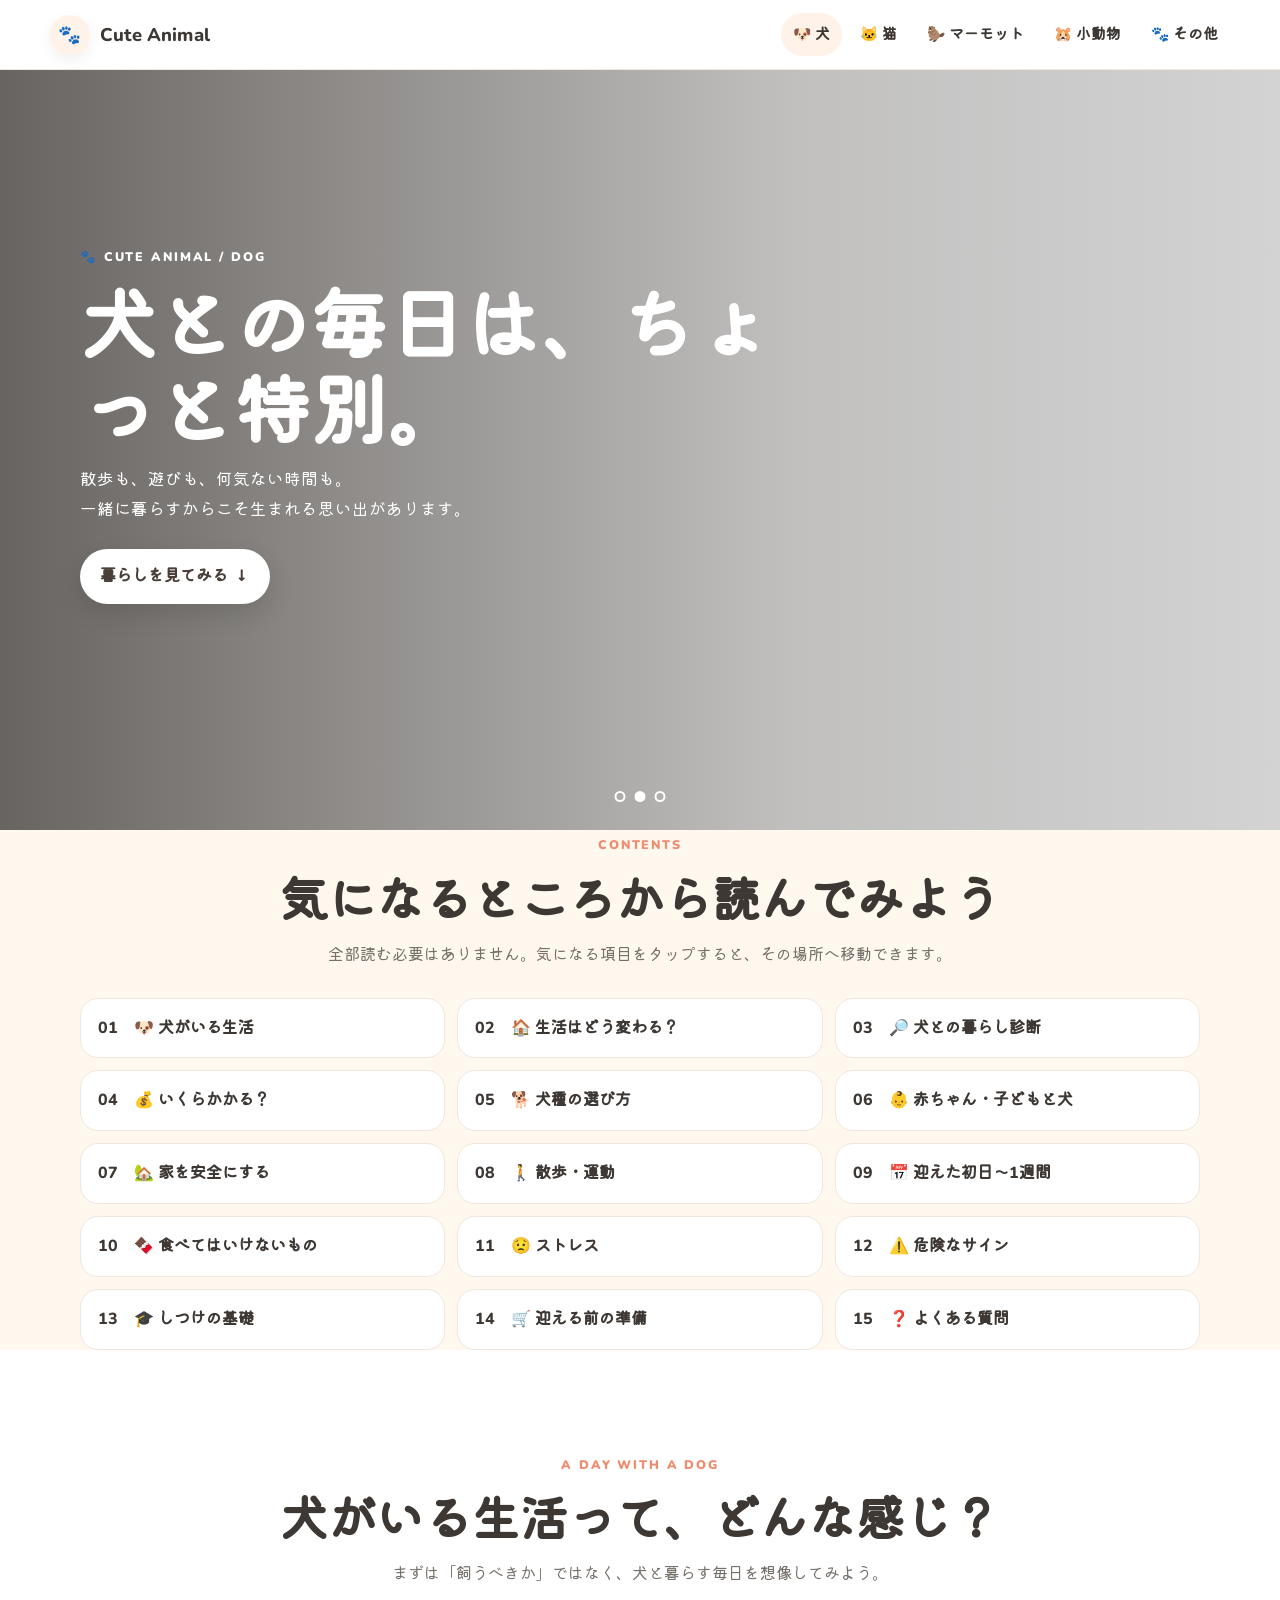
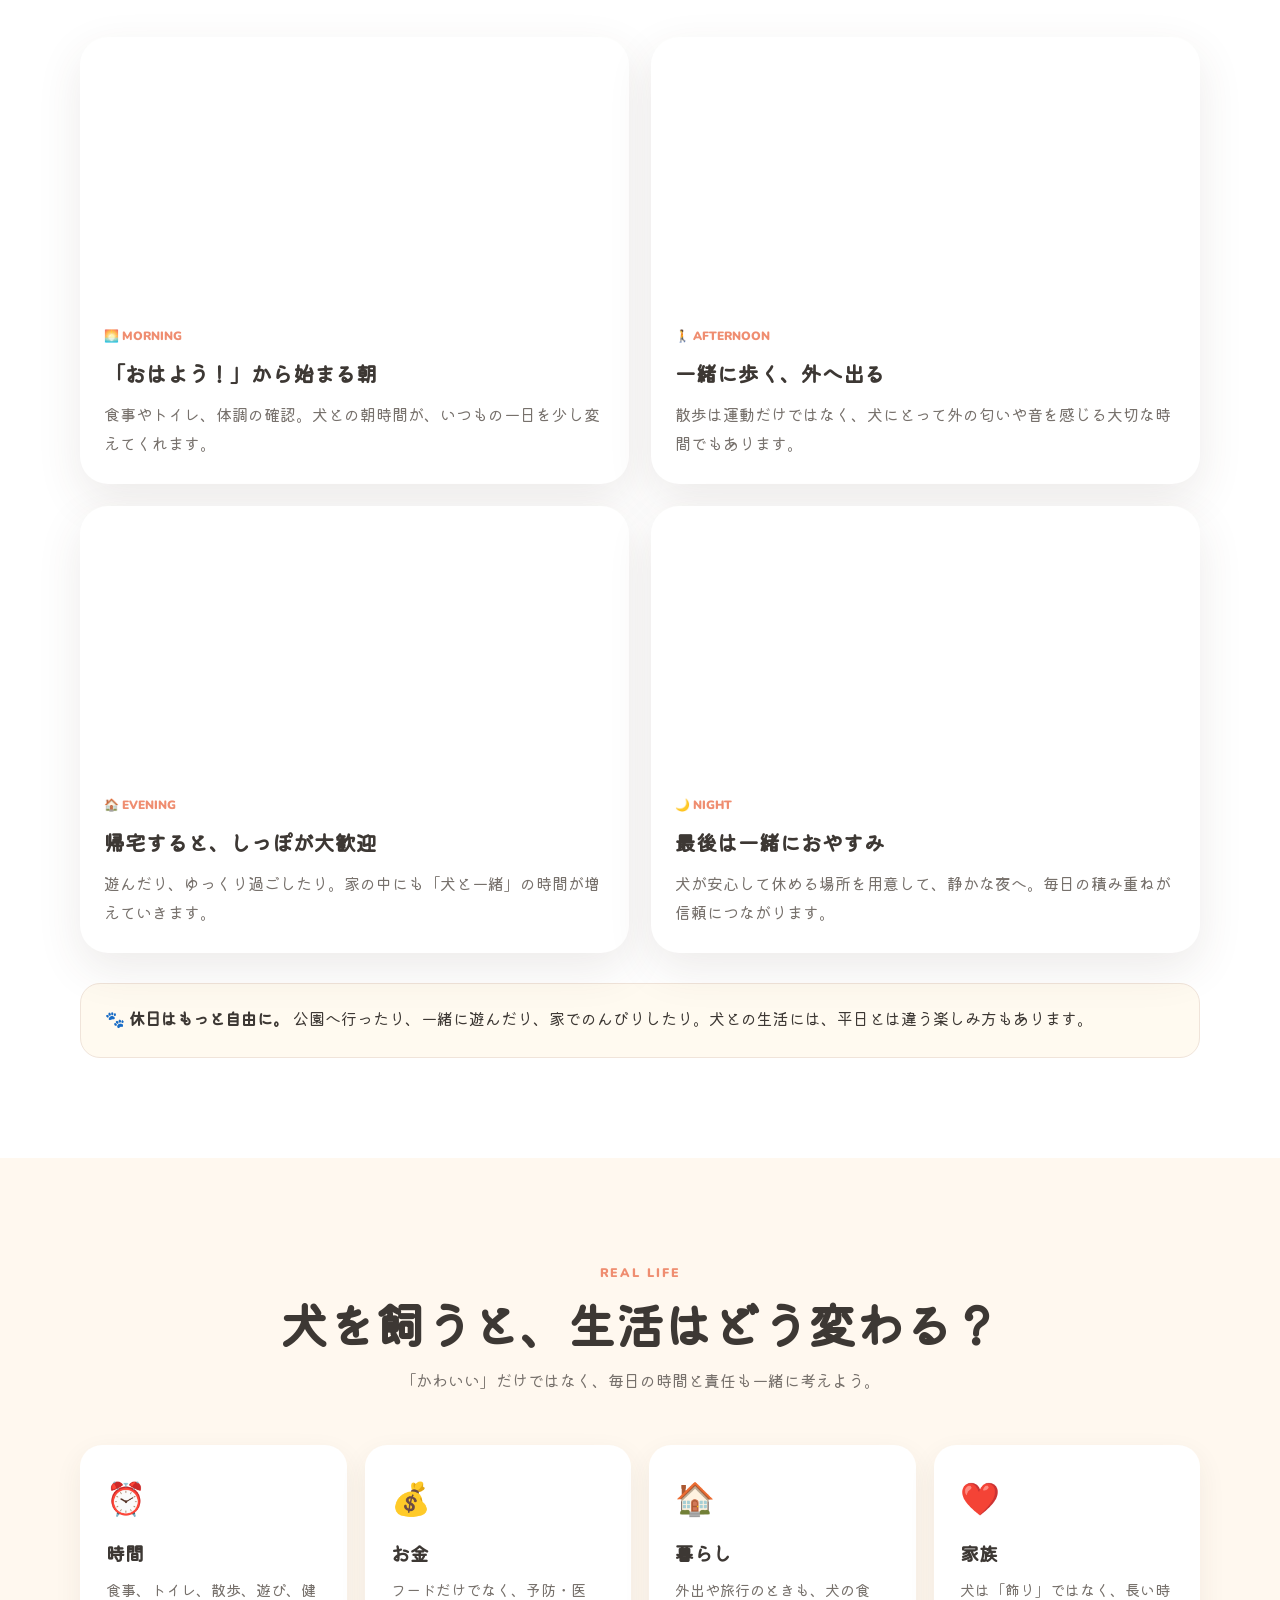
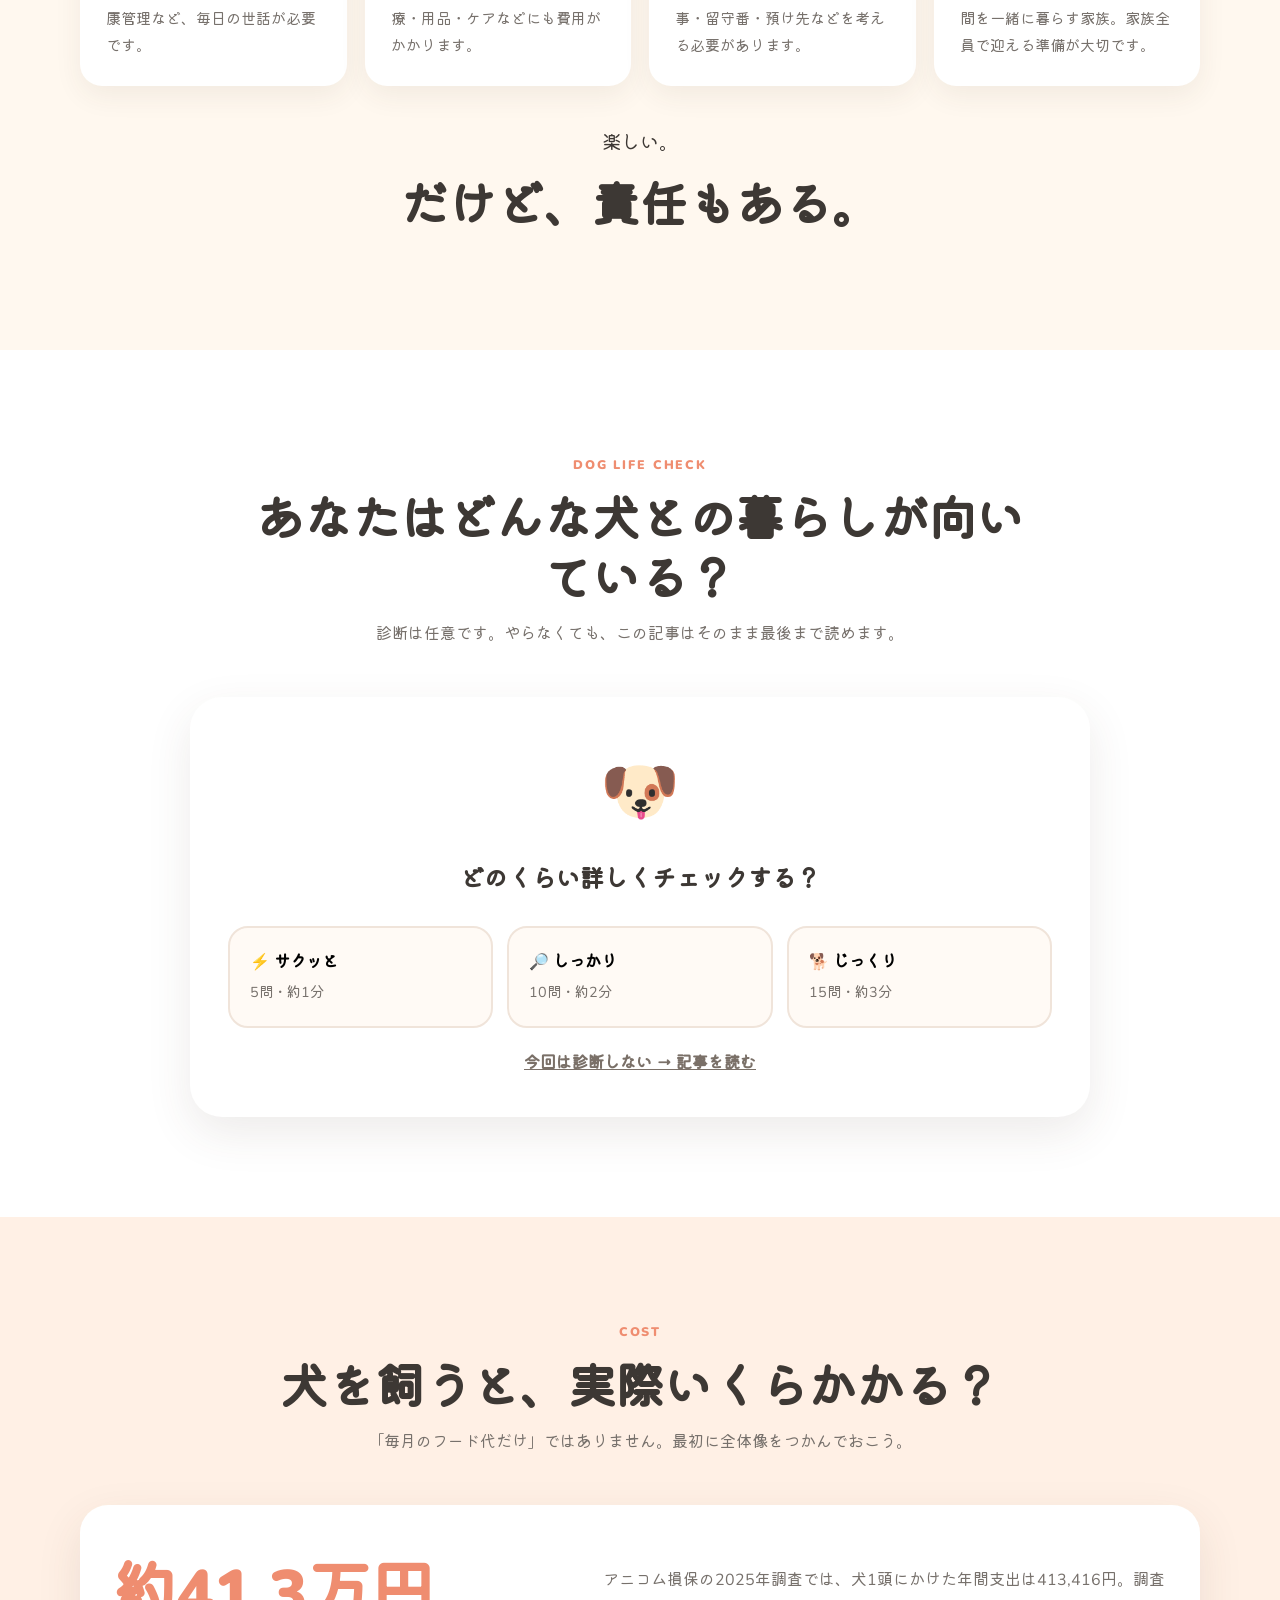
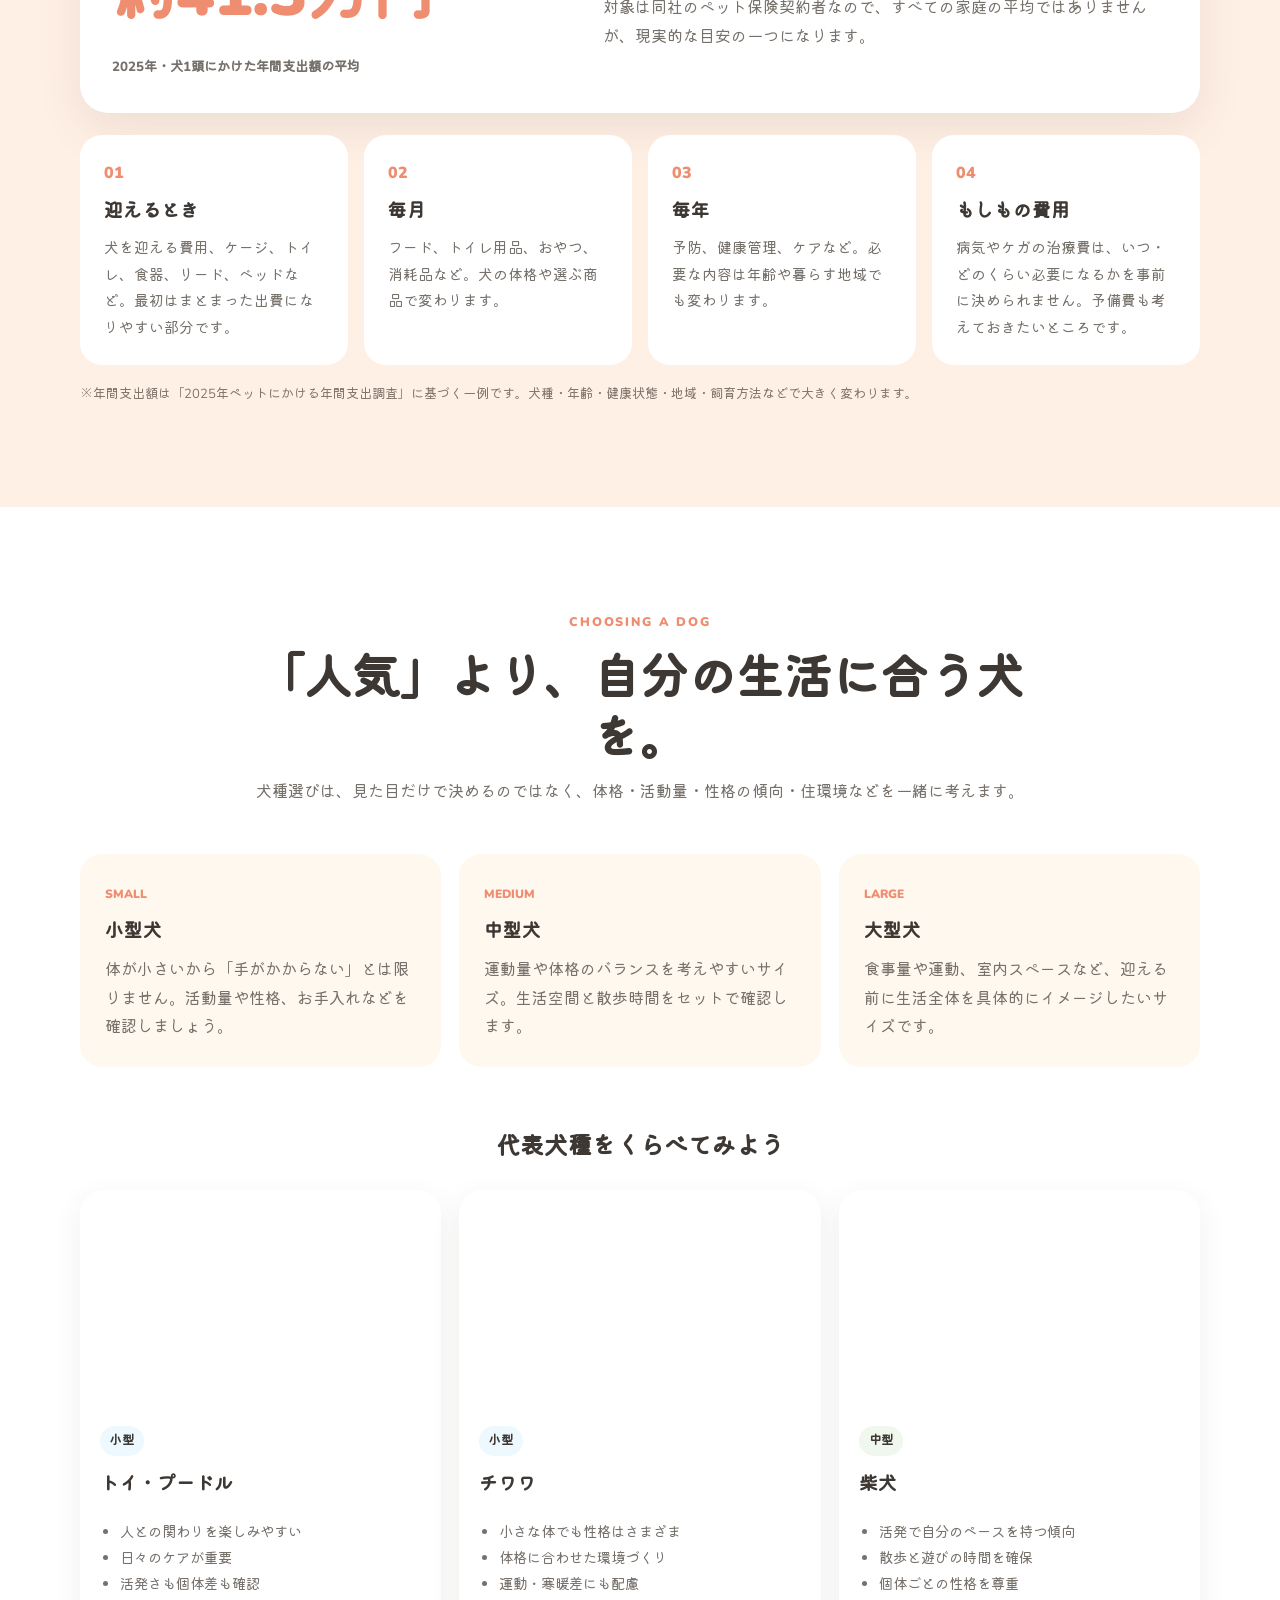
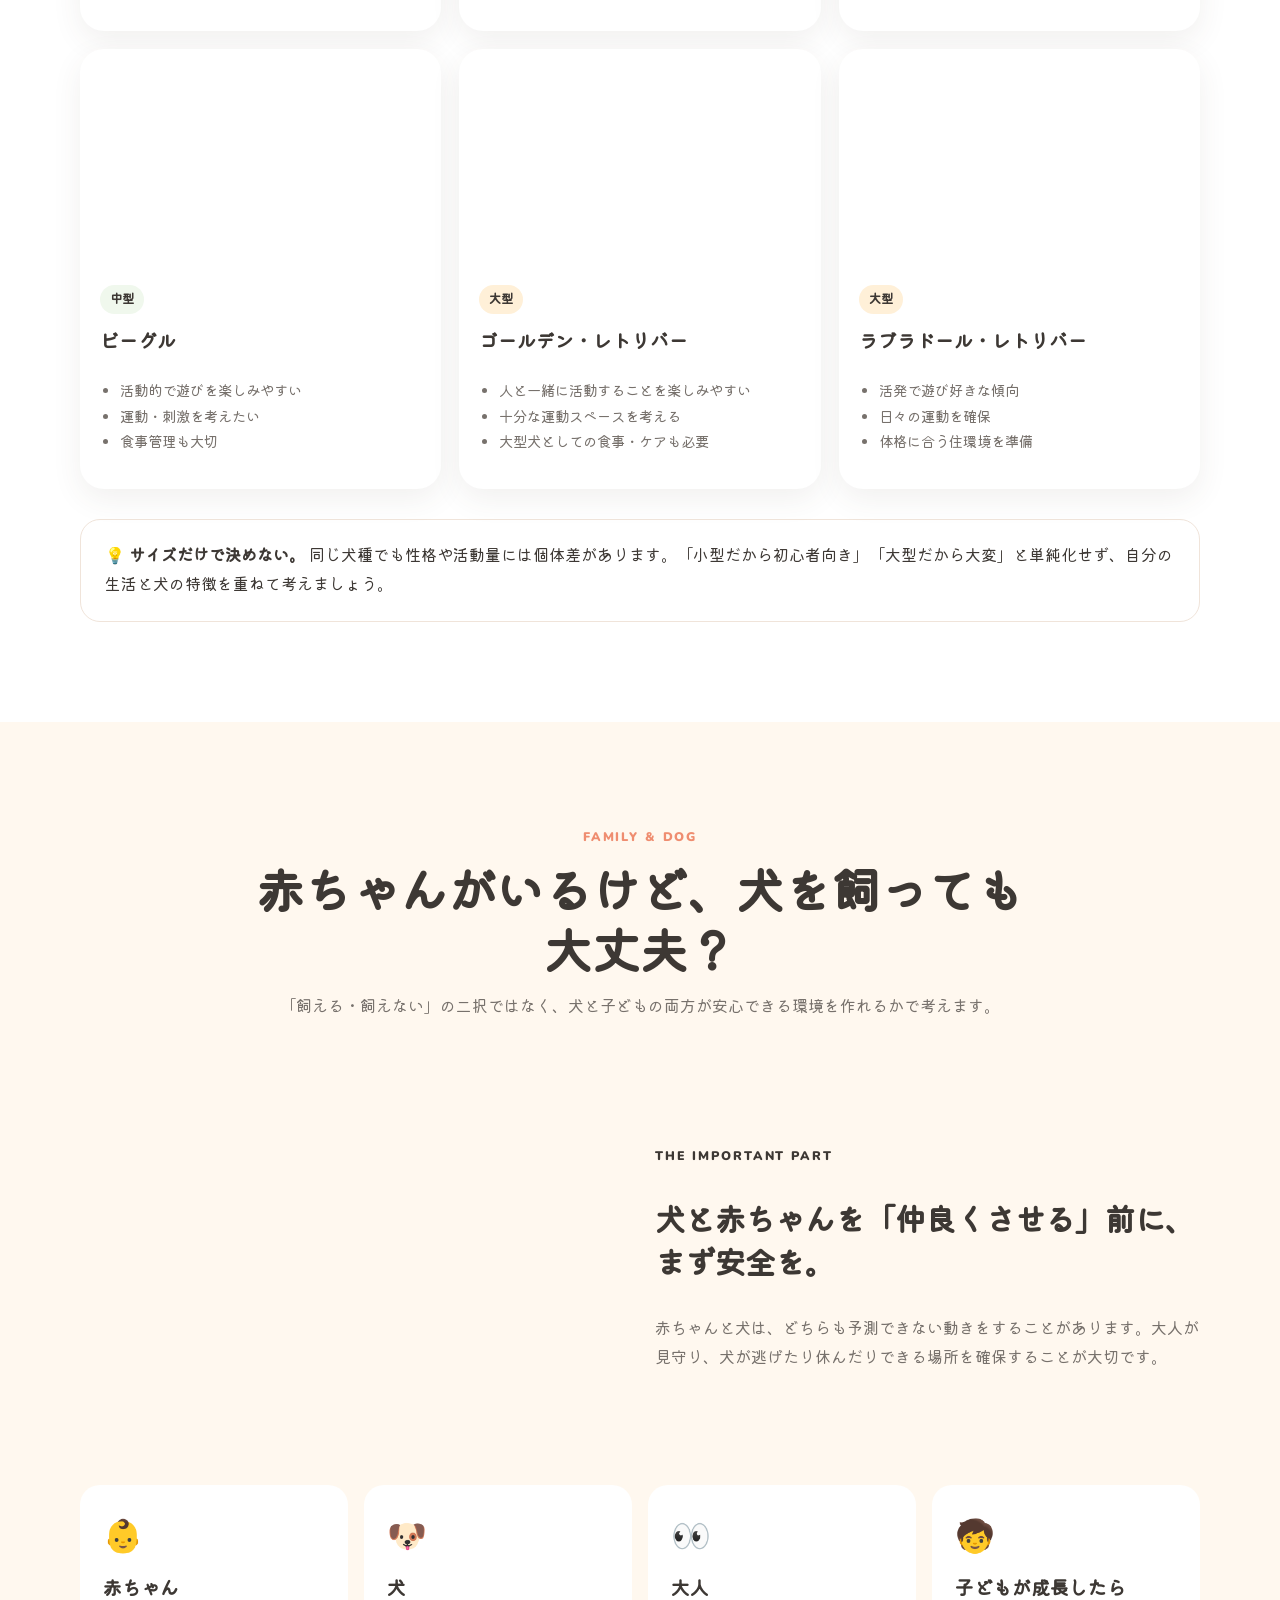
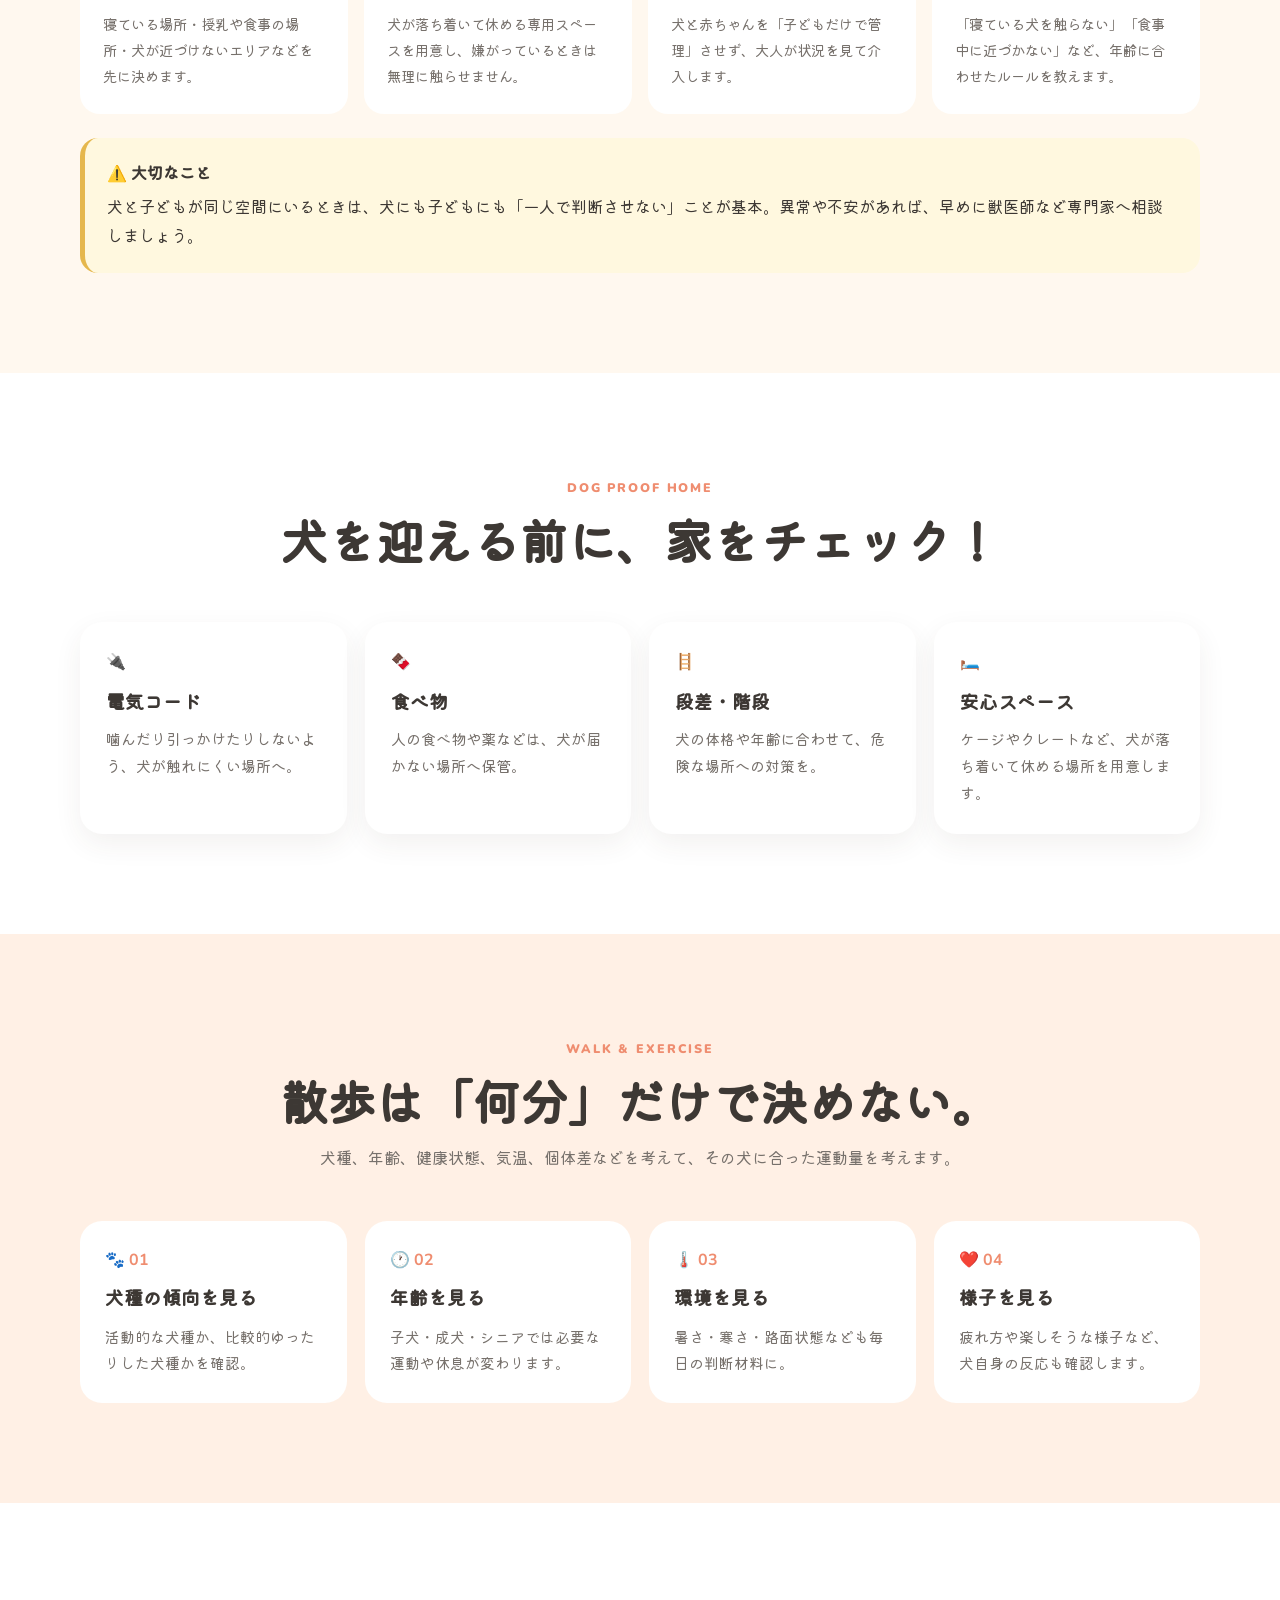
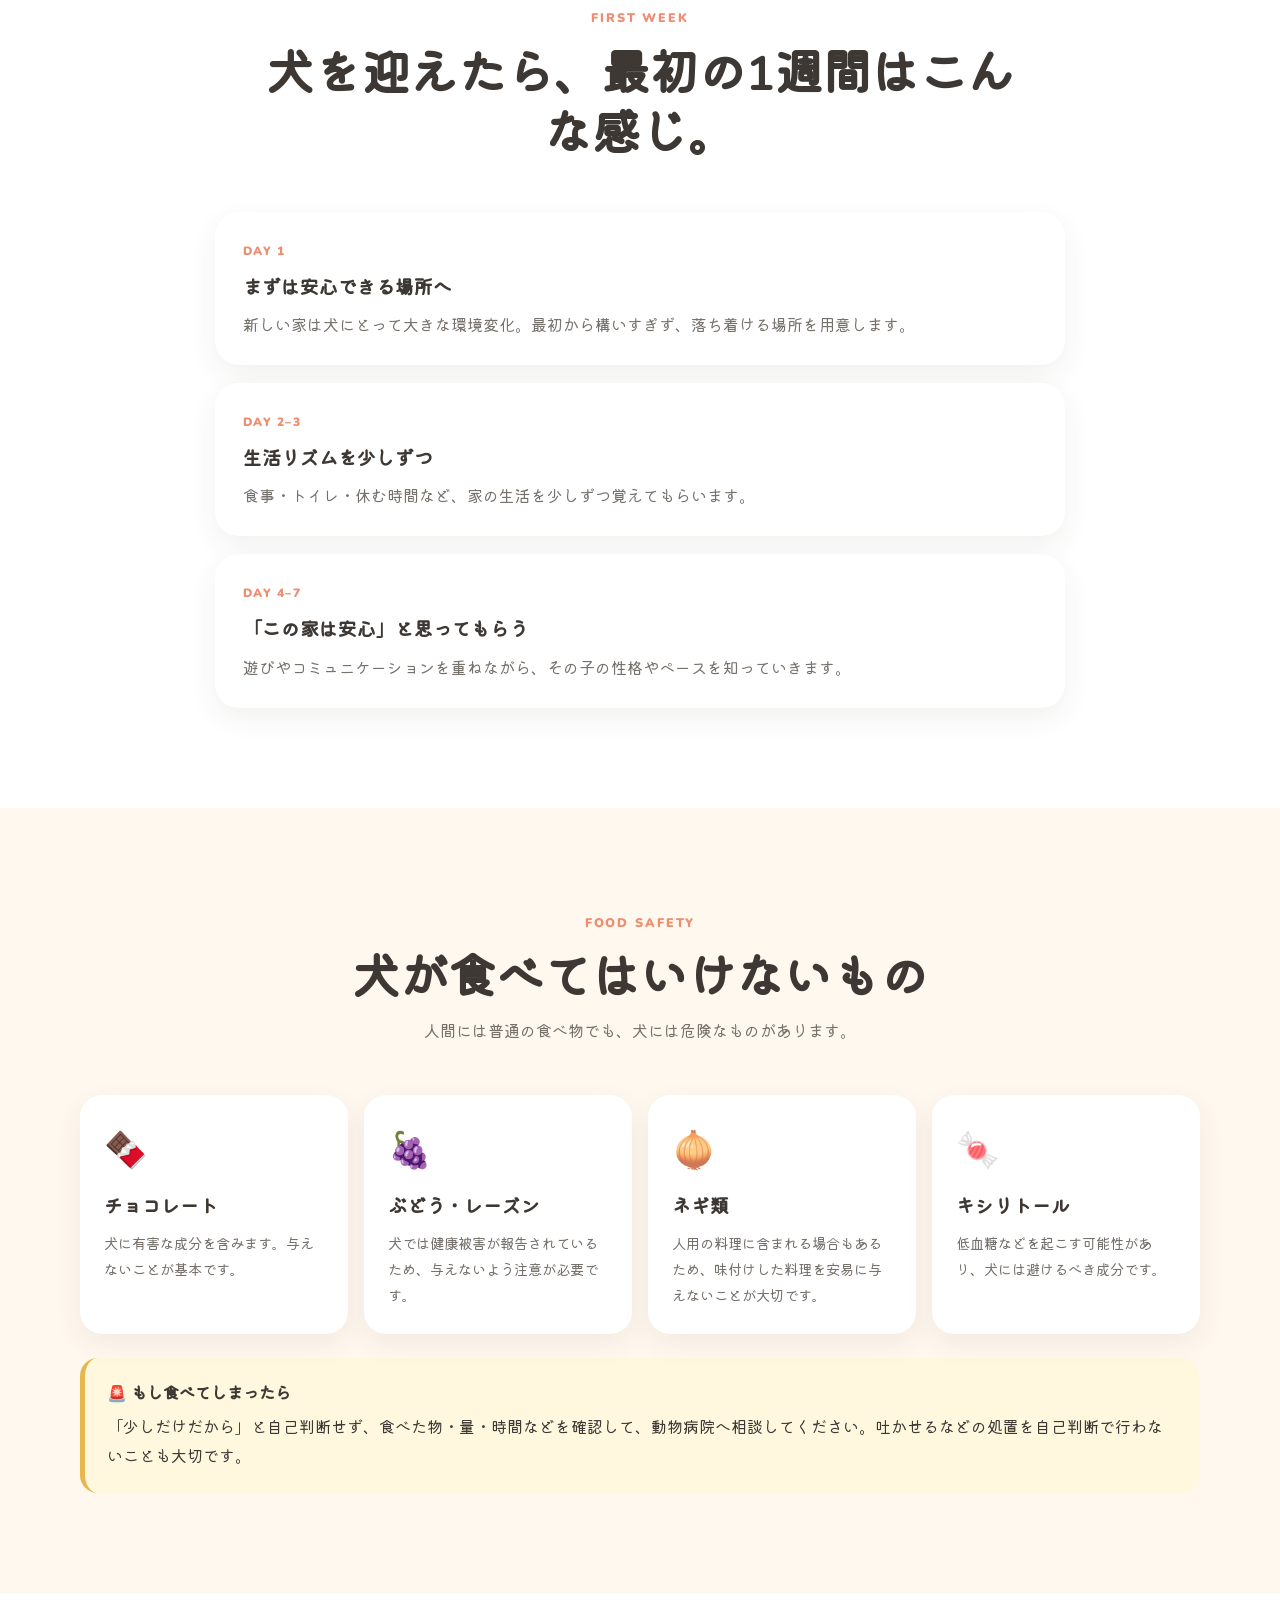
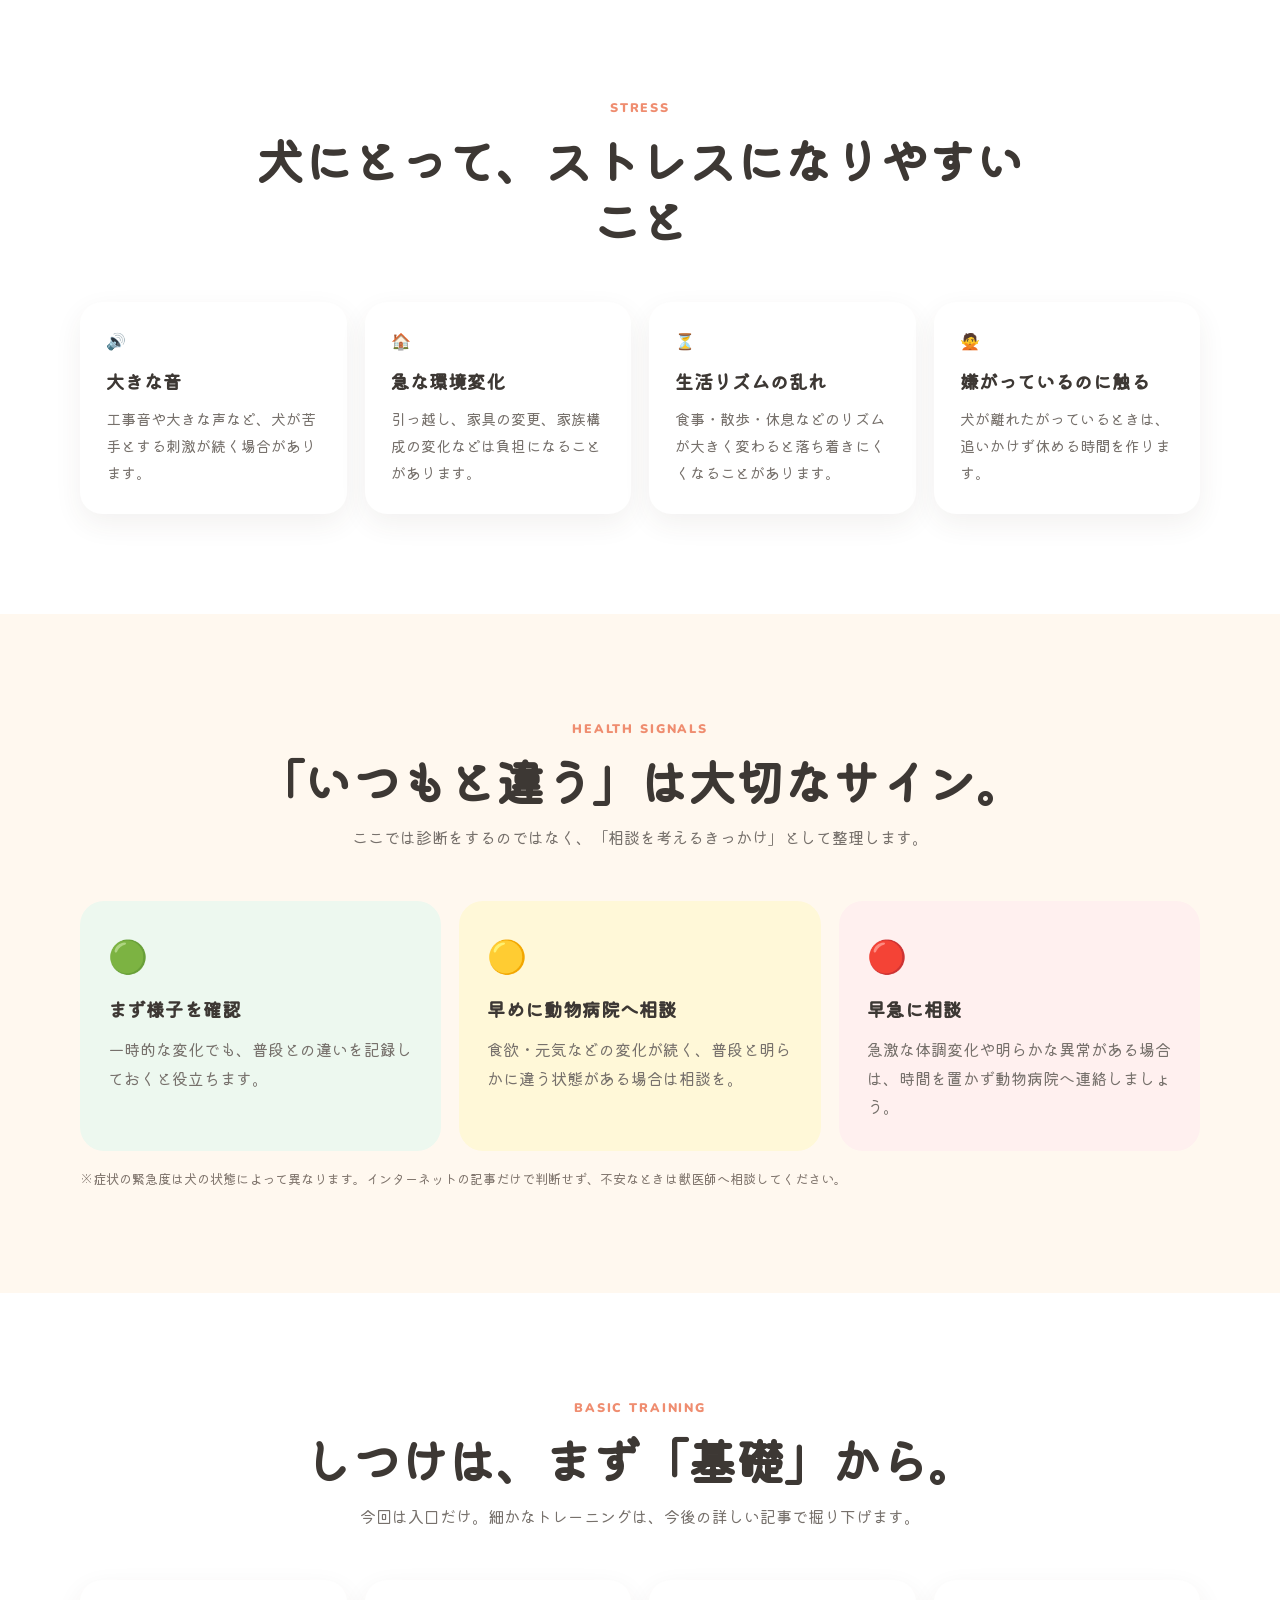
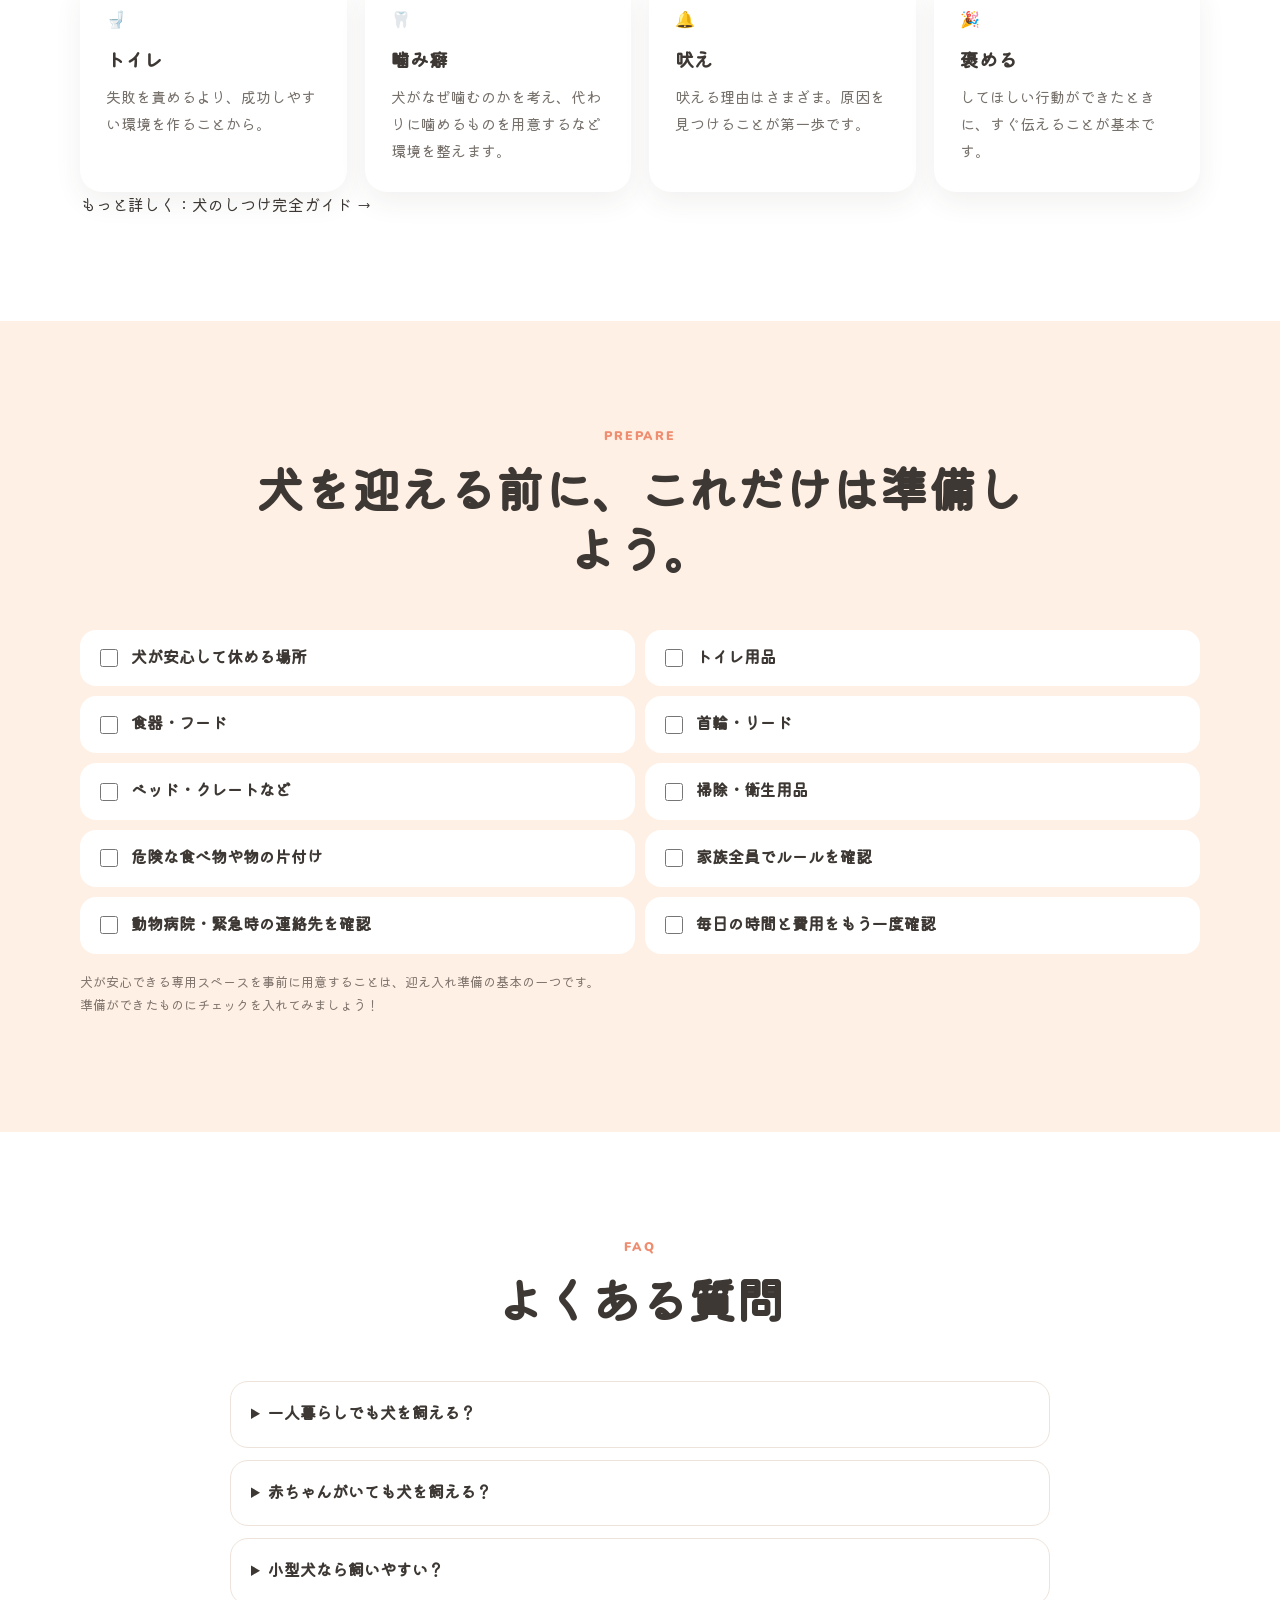
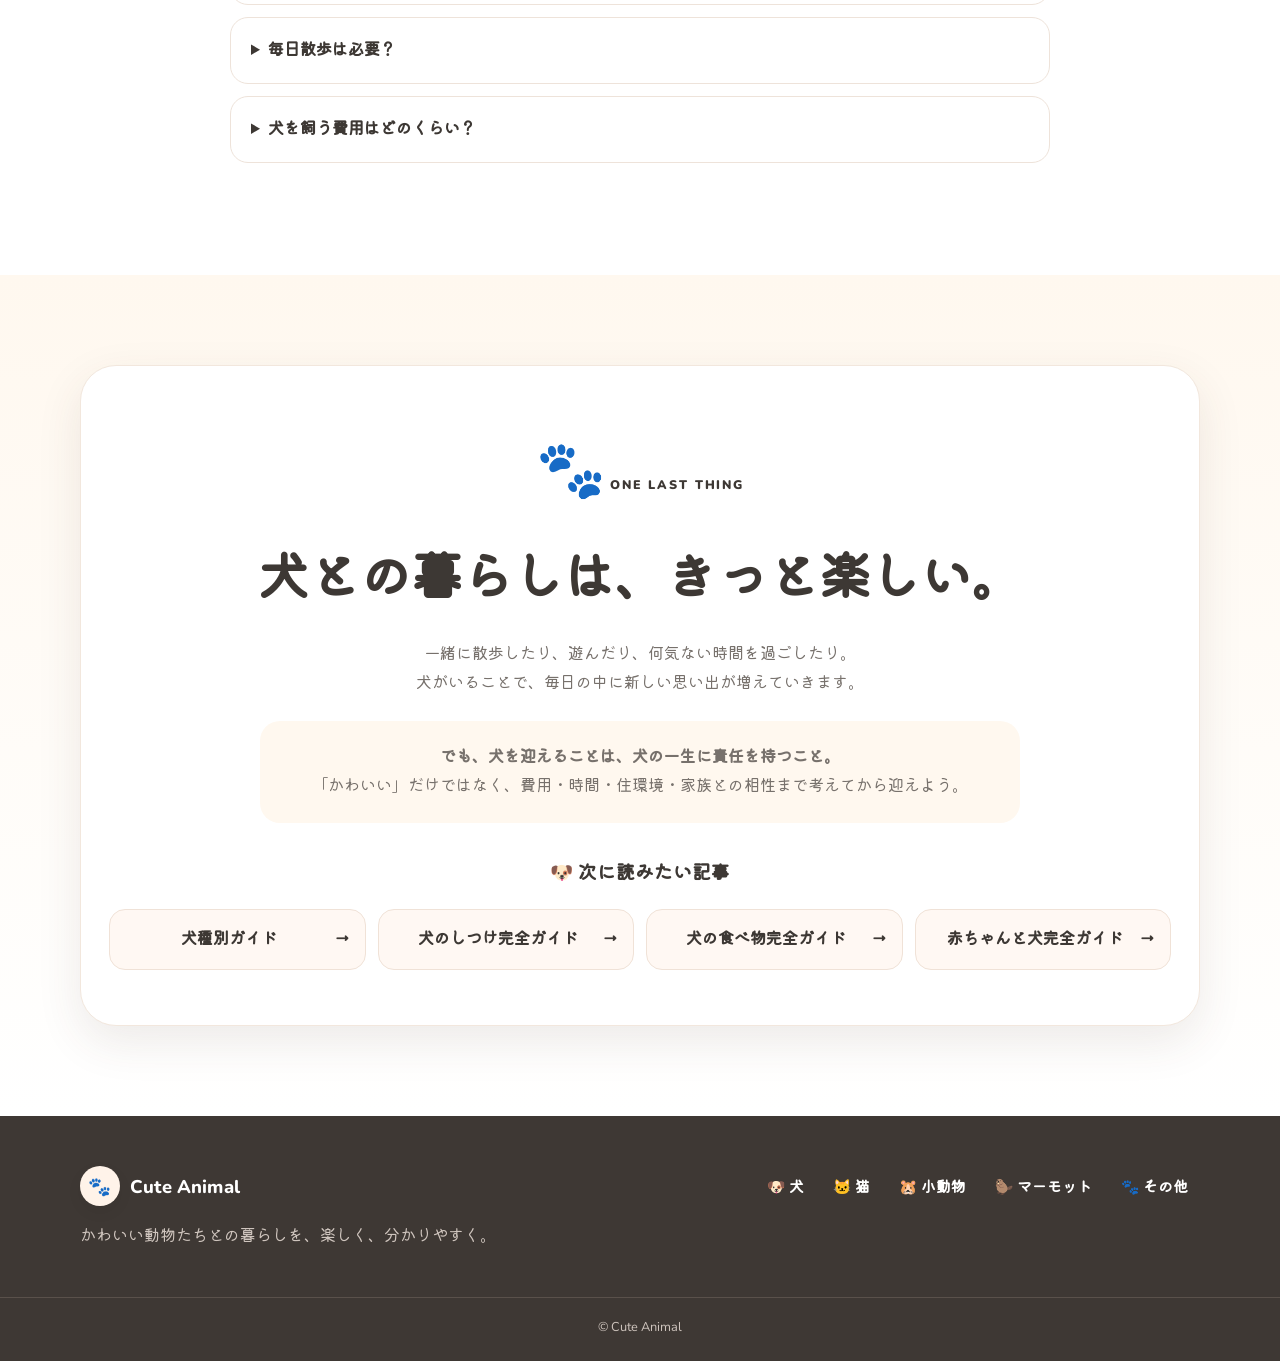
<file: index.html>
<!doctype html>
<html lang="ja">
<head>
  <meta charset="utf-8">
  
    <meta name="google-site-verification" content="DN8U9xEwRZ09Y-vb8rTYdikxZP22HSF8rVOiSFrrOO8" />

  <meta name="viewport" content="width=device-width, initial-scale=1">
  <title>犬を飼いたいあなたへ｜飼う前に知っておきたいこと完全ガイド | Cute Animal</title>
  <meta name="description" content="犬を飼いたい人へ。犬との暮らし、費用、犬種の選び方、赤ちゃん・子どもとの生活、散歩、食べてはいけないもの、危険サイン、迎える準備まで楽しく分かりやすく紹介します。">
  <meta name="theme-color" content="#fff8ef">
  <link rel="preconnect" href="https://fonts.googleapis.com">
  <link rel="preconnect" href="https://fonts.gstatic.com" crossorigin>
  <link href="https://fonts.googleapis.com/css2?family=Kiwi+Maru:wght@400;500&family=Nunito:wght@400;600;700;800&display=swap" rel="stylesheet">
  <link rel="stylesheet" href="style.css">
</head>
<body>

<header class="site-header" id="top">
  <a class="brand" href="#top" aria-label="Cute Animal ホーム">
    <span class="brand-mark" aria-hidden="true">🐾</span>
    <span>Cute Animal</span>
  </a>

  <nav class="desktop-nav" aria-label="メインナビゲーション">
    <a class="active" href="#dog">🐶 犬</a>
    <a href="#coming-soon" data-coming="猫">🐱 猫</a>
    <a href="#coming-soon" data-coming="マーモット">🦫 マーモット</a>
    <a href="#coming-soon" data-coming="小動物">🐹 小動物</a>
    <a href="#coming-soon" data-coming="その他">🐾 その他</a>
  </nav>

  <button class="menu-button" id="menuButton" aria-expanded="false" aria-controls="mobileNav">☰</button>
</header>

<nav class="mobile-nav" id="mobileNav" aria-label="モバイルナビゲーション">
  <a href="#dog">🐶 犬</a>
  <a href="#coming-soon" data-coming="猫">🐱 猫</a>
  <a href="#coming-soon" data-coming="小動物">🐹 小動物</a>
  <a href="#coming-soon" data-coming="マーモット">🦫 マーモット</a>
  <a href="#coming-soon" data-coming="その他">🐾 その他</a>
</nav>

<main id="dog">

  <section class="hero">
    <div class="hero-slide slide-corgi active">
      <div class="hero-overlay"></div>
      <div class="hero-content">
        <span class="eyebrow">🐾 Cute Animal / DOG</span>
        <h1>犬を飼いたいあなたへ</h1>
        <p class="hero-subtitle">飼う前に知っておきたいこと<br><strong>完全ガイド</strong></p>
        <p class="hero-copy">「犬がいる生活って、どんな感じ？」<br>楽しさも、現実も、ここから一緒に見てみよう。</p>
        <a class="primary-btn" href="#life">🐶 犬との暮らしをのぞく</a>
      </div>
    </div>
    <div class="hero-slide slide-shiba">
      <div class="hero-overlay"></div>
      <div class="hero-content">
        <span class="eyebrow">🐾 Cute Animal / DOG</span>
        <h1>犬との毎日は、ちょっと特別。</h1>
        <p class="hero-copy">散歩も、遊びも、何気ない時間も。<br>一緒に暮らすからこそ生まれる思い出があります。</p>
        <a class="primary-btn" href="#life">暮らしを見てみる ↓</a>
      </div>
    </div>
    <div class="hero-slide slide-golden">
      <div class="hero-overlay"></div>
      <div class="hero-content">
        <span class="eyebrow">🐾 Cute Animal / DOG</span>
        <h1>でも、迎える前に知ってほしい。</h1>
        <p class="hero-copy">費用、住環境、犬種、家族との暮らし。<br>「かわいい」の先まで、一緒に考えよう。</p>
        <a class="primary-btn" href="#check">自分に合う暮らしをチェック</a>
      </div>
    </div>
    <div class="hero-dots" aria-label="スライド切り替え">
      <button class="hero-dot active" data-slide="0" aria-label="コーギー"></button>
      <button class="hero-dot" data-slide="1" aria-label="柴犬"></button>
      <button class="hero-dot" data-slide="2" aria-label="ゴールデン・レトリバー"></button>
    </div>
  </section>

  <section class="toc-section section-soft" aria-labelledby="toc-title">
    <div class="container">
      <div class="section-heading compact">
        <span class="section-kicker">CONTENTS</span>
        <h2 id="toc-title">気になるところから読んでみよう</h2>
        <p>全部読む必要はありません。気になる項目をタップすると、その場所へ移動できます。</p>
      </div>
      <div class="toc-grid">
        <a href="#life">01　🐶 犬がいる生活</a>
        <a href="#change">02　🏠 生活はどう変わる？</a>
        <a href="#check">03　🔎 犬との暮らし診断</a>
        <a href="#cost">04　💰 いくらかかる？</a>
        <a href="#breed">05　🐕 犬種の選び方</a>
        <a href="#family">06　👶 赤ちゃん・子どもと犬</a>
        <a href="#home">07　🏡 家を安全にする</a>
        <a href="#walk">08　🚶 散歩・運動</a>
        <a href="#firstweek">09　📅 迎えた初日〜1週間</a>
        <a href="#food">10　🍫 食べてはいけないもの</a>
        <a href="#stress">11　😟 ストレス</a>
        <a href="#danger">12　⚠️ 危険なサイン</a>
        <a href="#training">13　🎓 しつけの基礎</a>
        <a href="#prepare">14　🛒 迎える前の準備</a>
        <a href="#faq">15　❓ よくある質問</a>
      </div>
    </div>
  </section>

  <section class="section" id="life">
    <div class="container">
      <div class="section-heading">
        <span class="section-kicker">A DAY WITH A DOG</span>
        <h2>犬がいる生活って、どんな感じ？</h2>
        <p>まずは「飼うべきか」ではなく、犬と暮らす毎日を想像してみよう。</p>
      </div>
      <div class="life-grid">
        <article class="life-card">
          <div class="photo photo-morning" role="img" aria-label="朝の犬との時間"></div>
          <div><span>🌅 MORNING</span><h3>「おはよう！」から始まる朝</h3><p>食事やトイレ、体調の確認。犬との朝時間が、いつもの一日を少し変えてくれます。</p></div>
        </article>
        <article class="life-card">
          <div class="photo photo-walk" role="img" aria-label="公園を散歩する犬"></div>
          <div><span>🚶 AFTERNOON</span><h3>一緒に歩く、外へ出る</h3><p>散歩は運動だけではなく、犬にとって外の匂いや音を感じる大切な時間でもあります。</p></div>
        </article>
        <article class="life-card">
          <div class="photo photo-home" role="img" aria-label="家で犬と過ごす"></div>
          <div><span>🏠 EVENING</span><h3>帰宅すると、しっぽが大歓迎</h3><p>遊んだり、ゆっくり過ごしたり。家の中にも「犬と一緒」の時間が増えていきます。</p></div>
        </article>
        <article class="life-card">
          <div class="photo photo-sleep" role="img" aria-label="眠る犬"></div>
          <div><span>🌙 NIGHT</span><h3>最後は一緒におやすみ</h3><p>犬が安心して休める場所を用意して、静かな夜へ。毎日の積み重ねが信頼につながります。</p></div>
        </article>
      </div>
      <div class="callout warm"><strong>🐾 休日はもっと自由に。</strong> 公園へ行ったり、一緒に遊んだり、家でのんびりしたり。犬との生活には、平日とは違う楽しみ方もあります。</div>
    </div>
  </section>

  <section class="section section-soft" id="change">
    <div class="container">
      <div class="section-heading">
        <span class="section-kicker">REAL LIFE</span>
        <h2>犬を飼うと、生活はどう変わる？</h2>
        <p>「かわいい」だけではなく、毎日の時間と責任も一緒に考えよう。</p>
      </div>
      <div class="feature-grid">
        <article><div class="feature-icon">⏰</div><h3>時間</h3><p>食事、トイレ、散歩、遊び、健康管理など、毎日の世話が必要です。</p></article>
        <article><div class="feature-icon">💰</div><h3>お金</h3><p>フードだけでなく、予防・医療・用品・ケアなどにも費用がかかります。</p></article>
        <article><div class="feature-icon">🏠</div><h3>暮らし</h3><p>外出や旅行のときも、犬の食事・留守番・預け先などを考える必要があります。</p></article>
        <article><div class="feature-icon">❤️</div><h3>家族</h3><p>犬は「飾り」ではなく、長い時間を一緒に暮らす家族。家族全員で迎える準備が大切です。</p></article>
      </div>
      <div class="quote-box"><span>楽しい。</span><strong>だけど、責任もある。</strong></div>
    </div>
  </section>

  <section class="section" id="check">
    <div class="container">
      <div class="section-heading">
        <span class="section-kicker">DOG LIFE CHECK</span>
        <h2>あなたはどんな犬との暮らしが向いている？</h2>
        <p>診断は任意です。やらなくても、この記事はそのまま最後まで読めます。</p>
      </div>
      <div class="diagnosis-card" id="diagnosis">
        <div id="diagnosisStart">
          <div class="diagnosis-face">🐶</div>
          <h3>どのくらい詳しくチェックする？</h3>
          <div class="mode-grid">
            <button class="mode-card" data-count="5"><strong>⚡ サクッと</strong><span>5問・約1分</span></button>
            <button class="mode-card" data-count="10"><strong>🔎 しっかり</strong><span>10問・約2分</span></button>
            <button class="mode-card" data-count="15"><strong>🐕 じっくり</strong><span>15問・約3分</span></button>
          </div>
          <button class="skip-btn" id="skipDiagnosis">今回は診断しない → 記事を読む</button>
        </div>
        <div id="diagnosisQuiz" class="hidden">
          <div class="quiz-top"><span id="quizCount">1 / 5</span><div class="progress"><span id="progressBar"></span></div></div>
          <h3 id="quizQuestion"></h3>
          <div id="quizOptions" class="quiz-options"></div>
          <button class="back-btn" id="quizBack">← 診断トップへ</button>
        </div>
        <div id="diagnosisResult" class="hidden">
          <div class="result-face" id="resultFace">🐶</div>
          <span class="result-label">YOUR DOG LIFE STYLE</span>
          <h3 id="resultTitle"></h3>
          <p id="resultText"></p>
          <div class="result-box"><span>向いている犬のサイズ</span><strong id="resultSize"></strong></div>
          <div class="result-box"><span>選ぶときのポイント</span><p id="resultTips"></p></div>
          <a class="primary-btn inline-btn" href="#breed">🐾 犬種を比較してみる</a>
          <button class="skip-btn" id="restartDiagnosis">もう一度診断する</button>
        </div>
      </div>
    </div>
  </section>

  <section class="section section-peach" id="cost">
    <div class="container">
      <div class="section-heading">
        <span class="section-kicker">COST</span>
        <h2>犬を飼うと、実際いくらかかる？</h2>
        <p>「毎月のフード代だけ」ではありません。最初に全体像をつかんでおこう。</p>
      </div>
      <div class="cost-hero">
        <div><span class="big-number">約41.3万円</span><small>2025年・犬1頭にかけた年間支出額の平均</small></div>
        <p>アニコム損保の2025年調査では、犬1頭にかけた年間支出は413,416円。調査対象は同社のペット保険契約者なので、すべての家庭の平均ではありませんが、現実的な目安の一つになります。</p>
      </div>
      <div class="cost-grid">
        <article><span>01</span><h3>迎えるとき</h3><p>犬を迎える費用、ケージ、トイレ、食器、リード、ベッドなど。最初はまとまった出費になりやすい部分です。</p></article>
        <article><span>02</span><h3>毎月</h3><p>フード、トイレ用品、おやつ、消耗品など。犬の体格や選ぶ商品で変わります。</p></article>
        <article><span>03</span><h3>毎年</h3><p>予防、健康管理、ケアなど。必要な内容は年齢や暮らす地域でも変わります。</p></article>
        <article><span>04</span><h3>もしもの費用</h3><p>病気やケガの治療費は、いつ・どのくらい必要になるかを事前に決められません。予備費も考えておきたいところです。</p></article>
      </div>
      <div class="note">※年間支出額は「2025年ペットにかける年間支出調査」に基づく一例です。犬種・年齢・健康状態・地域・飼育方法などで大きく変わります。</div>
    </div>
  </section>

  <section class="section" id="breed">
    <div class="container">
      <div class="section-heading">
        <span class="section-kicker">CHOOSING A DOG</span>
        <h2>「人気」より、自分の生活に合う犬を。</h2>
        <p>犬種選びは、見た目だけで決めるのではなく、体格・活動量・性格の傾向・住環境などを一緒に考えます。</p>
      </div>

      <div class="size-intro">
        <article><span>SMALL</span><h3>小型犬</h3><p>体が小さいから「手がかからない」とは限りません。活動量や性格、お手入れなどを確認しましょう。</p></article>
        <article><span>MEDIUM</span><h3>中型犬</h3><p>運動量や体格のバランスを考えやすいサイズ。生活空間と散歩時間をセットで確認します。</p></article>
        <article><span>LARGE</span><h3>大型犬</h3><p>食事量や運動、室内スペースなど、迎える前に生活全体を具体的にイメージしたいサイズです。</p></article>
      </div>

      <h3 class="subheading">代表犬種をくらべてみよう</h3>
      <div class="breed-grid">
        <article class="breed-card">
          <div class="breed-photo toy-poodle"></div><span class="badge small">小型</span>
          <h3>トイ・プードル</h3>
          <ul><li>人との関わりを楽しみやすい</li><li>日々のケアが重要</li><li>活発さも個体差も確認</li></ul>
        </article>
        <article class="breed-card">
          <div class="breed-photo chihuahua"></div><span class="badge small">小型</span>
          <h3>チワワ</h3>
          <ul><li>小さな体でも性格はさまざま</li><li>体格に合わせた環境づくり</li><li>運動・寒暖差にも配慮</li></ul>
        </article>
        <article class="breed-card">
          <div class="breed-photo shiba"></div><span class="badge medium">中型</span>
          <h3>柴犬</h3>
          <ul><li>活発で自分のペースを持つ傾向</li><li>散歩と遊びの時間を確保</li><li>個体ごとの性格を尊重</li></ul>
        </article>
        <article class="breed-card">
          <div class="breed-photo beagle"></div><span class="badge medium">中型</span>
          <h3>ビーグル</h3>
          <ul><li>活動的で遊びを楽しみやすい</li><li>運動・刺激を考えたい</li><li>食事管理も大切</li></ul>
        </article>
        <article class="breed-card">
          <div class="breed-photo golden"></div><span class="badge large">大型</span>
          <h3>ゴールデン・レトリバー</h3>
          <ul><li>人と一緒に活動することを楽しみやすい</li><li>十分な運動スペースを考える</li><li>大型犬としての食事・ケアも必要</li></ul>
        </article>
        <article class="breed-card">
          <div class="breed-photo labrador"></div><span class="badge large">大型</span>
          <h3>ラブラドール・レトリバー</h3>
          <ul><li>活発で遊び好きな傾向</li><li>日々の運動を確保</li><li>体格に合う住環境を準備</li></ul>
        </article>
      </div>
      <div class="callout">💡 <strong>サイズだけで決めない。</strong> 同じ犬種でも性格や活動量には個体差があります。「小型だから初心者向き」「大型だから大変」と単純化せず、自分の生活と犬の特徴を重ねて考えましょう。</div>
    </div>
  </section>

  <section class="section section-soft" id="family">
    <div class="container">
      <div class="section-heading">
        <span class="section-kicker">FAMILY & DOG</span>
        <h2>赤ちゃんがいるけど、犬を飼っても大丈夫？</h2>
        <p>「飼える・飼えない」の二択ではなく、犬と子どもの両方が安心できる環境を作れるかで考えます。</p>
      </div>
      <div class="family-hero">
        <div class="family-image"></div>
        <div><span class="section-kicker">THE IMPORTANT PART</span><h3>犬と赤ちゃんを「仲良くさせる」前に、まず安全を。</h3><p>赤ちゃんと犬は、どちらも予測できない動きをすることがあります。大人が見守り、犬が逃げたり休んだりできる場所を確保することが大切です。</p></div>
      </div>
      <div class="family-grid">
        <article><span>👶</span><h3>赤ちゃん</h3><p>寝ている場所・授乳や食事の場所・犬が近づけないエリアなどを先に決めます。</p></article>
        <article><span>🐶</span><h3>犬</h3><p>犬が落ち着いて休める専用スペースを用意し、嫌がっているときは無理に触らせません。</p></article>
        <article><span>👀</span><h3>大人</h3><p>犬と赤ちゃんを「子どもだけで管理」させず、大人が状況を見て介入します。</p></article>
        <article><span>🧒</span><h3>子どもが成長したら</h3><p>「寝ている犬を触らない」「食事中に近づかない」など、年齢に合わせたルールを教えます。</p></article>
      </div>
      <div class="warning-box"><strong>⚠️ 大切なこと</strong><p>犬と子どもが同じ空間にいるときは、犬にも子どもにも「一人で判断させない」ことが基本。異常や不安があれば、早めに獣医師など専門家へ相談しましょう。</p></div>
    </div>
  </section>

  <section class="section" id="home">
    <div class="container">
      <div class="section-heading">
        <span class="section-kicker">DOG PROOF HOME</span>
        <h2>犬を迎える前に、家をチェック！</h2>
      </div>
      <div class="home-grid">
        <article><span>🔌</span><h3>電気コード</h3><p>噛んだり引っかけたりしないよう、犬が触れにくい場所へ。</p></article>
        <article><span>🍫</span><h3>食べ物</h3><p>人の食べ物や薬などは、犬が届かない場所へ保管。</p></article>
        <article><span>🪜</span><h3>段差・階段</h3><p>犬の体格や年齢に合わせて、危険な場所への対策を。</p></article>
        <article><span>🛏️</span><h3>安心スペース</h3><p>ケージやクレートなど、犬が落ち着いて休める場所を用意します。</p></article>
      </div>
    </div>
  </section>

  <section class="section section-peach" id="walk">
    <div class="container">
      <div class="section-heading">
        <span class="section-kicker">WALK & EXERCISE</span>
        <h2>散歩は「何分」だけで決めない。</h2>
        <p>犬種、年齢、健康状態、気温、個体差などを考えて、その犬に合った運動量を考えます。</p>
      </div>
      <div class="walk-steps">
        <div><strong>🐾 01</strong><h3>犬種の傾向を見る</h3><p>活動的な犬種か、比較的ゆったりした犬種かを確認。</p></div>
        <div><strong>🕐 02</strong><h3>年齢を見る</h3><p>子犬・成犬・シニアでは必要な運動や休息が変わります。</p></div>
        <div><strong>🌡️ 03</strong><h3>環境を見る</h3><p>暑さ・寒さ・路面状態なども毎日の判断材料に。</p></div>
        <div><strong>❤️ 04</strong><h3>様子を見る</h3><p>疲れ方や楽しそうな様子など、犬自身の反応も確認します。</p></div>
      </div>
    </div>
  </section>

  <section class="section" id="firstweek">
    <div class="container">
      <div class="section-heading">
        <span class="section-kicker">FIRST WEEK</span>
        <h2>犬を迎えたら、最初の1週間はこんな感じ。</h2>
      </div>
      <div class="timeline">
        <article><span>DAY 1</span><h3>まずは安心できる場所へ</h3><p>新しい家は犬にとって大きな環境変化。最初から構いすぎず、落ち着ける場所を用意します。</p></article>
        <article><span>DAY 2–3</span><h3>生活リズムを少しずつ</h3><p>食事・トイレ・休む時間など、家の生活を少しずつ覚えてもらいます。</p></article>
        <article><span>DAY 4–7</span><h3>「この家は安心」と思ってもらう</h3><p>遊びやコミュニケーションを重ねながら、その子の性格やペースを知っていきます。</p></article>
      </div>
    </div>
  </section>

  <section class="section section-soft" id="food">
    <div class="container">
      <div class="section-heading">
        <span class="section-kicker">FOOD SAFETY</span>
        <h2>犬が食べてはいけないもの</h2>
        <p>人間には普通の食べ物でも、犬には危険なものがあります。</p>
      </div>
      <div class="food-grid">
        <article class="danger-food"><span>🍫</span><h3>チョコレート</h3><p>犬に有害な成分を含みます。与えないことが基本です。</p></article>
        <article class="danger-food"><span>🍇</span><h3>ぶどう・レーズン</h3><p>犬では健康被害が報告されているため、与えないよう注意が必要です。</p></article>
        <article class="danger-food"><span>🧅</span><h3>ネギ類</h3><p>人用の料理に含まれる場合もあるため、味付けした料理を安易に与えないことが大切です。</p></article>
        <article class="danger-food"><span>🍬</span><h3>キシリトール</h3><p>低血糖などを起こす可能性があり、犬には避けるべき成分です。</p></article>
      </div>
      <div class="warning-box"><strong>🚨 もし食べてしまったら</strong><p>「少しだけだから」と自己判断せず、食べた物・量・時間などを確認して、動物病院へ相談してください。吐かせるなどの処置を自己判断で行わないことも大切です。</p></div>
    </div>
  </section>

  <section class="section" id="stress">
    <div class="container">
      <div class="section-heading">
        <span class="section-kicker">STRESS</span>
        <h2>犬にとって、ストレスになりやすいこと</h2>
      </div>
      <div class="stress-grid">
        <article><span>🔊</span><h3>大きな音</h3><p>工事音や大きな声など、犬が苦手とする刺激が続く場合があります。</p></article>
        <article><span>🏠</span><h3>急な環境変化</h3><p>引っ越し、家具の変更、家族構成の変化などは負担になることがあります。</p></article>
        <article><span>⏳</span><h3>生活リズムの乱れ</h3><p>食事・散歩・休息などのリズムが大きく変わると落ち着きにくくなることがあります。</p></article>
        <article><span>🙅</span><h3>嫌がっているのに触る</h3><p>犬が離れたがっているときは、追いかけず休める時間を作ります。</p></article>
      </div>
    </div>
  </section>

  <section class="section section-soft" id="danger">
    <div class="container">
      <div class="section-heading">
        <span class="section-kicker">HEALTH SIGNALS</span>
        <h2>「いつもと違う」は大切なサイン。</h2>
        <p>ここでは診断をするのではなく、「相談を考えるきっかけ」として整理します。</p>
      </div>
      <div class="signal-grid">
        <article class="signal green"><span>🟢</span><h3>まず様子を確認</h3><p>一時的な変化でも、普段との違いを記録しておくと役立ちます。</p></article>
        <article class="signal yellow"><span>🟡</span><h3>早めに動物病院へ相談</h3><p>食欲・元気などの変化が続く、普段と明らかに違う状態がある場合は相談を。</p></article>
        <article class="signal red"><span>🔴</span><h3>早急に相談</h3><p>急激な体調変化や明らかな異常がある場合は、時間を置かず動物病院へ連絡しましょう。</p></article>
      </div>
      <div class="note">※症状の緊急度は犬の状態によって異なります。インターネットの記事だけで判断せず、不安なときは獣医師へ相談してください。</div>
    </div>
  </section>

  <section class="section" id="training">
    <div class="container">
      <div class="section-heading">
        <span class="section-kicker">BASIC TRAINING</span>
        <h2>しつけは、まず「基礎」から。</h2>
        <p>今回は入口だけ。細かなトレーニングは、今後の詳しい記事で掘り下げます。</p>
      </div>
      <div class="training-grid">
        <article><span>🚽</span><h3>トイレ</h3><p>失敗を責めるより、成功しやすい環境を作ることから。</p></article>
        <article><span>🦷</span><h3>噛み癖</h3><p>犬がなぜ噛むのかを考え、代わりに噛めるものを用意するなど環境を整えます。</p></article>
        <article><span>🔔</span><h3>吠え</h3><p>吠える理由はさまざま。原因を見つけることが第一歩です。</p></article>
        <article><span>🎉</span><h3>褒める</h3><p>してほしい行動ができたときに、すぐ伝えることが基本です。</p></article>
      </div>
      <a class="text-link" href="#coming-soon" data-coming="犬のしつけ完全ガイド">もっと詳しく：犬のしつけ完全ガイド →</a>
    </div>
  </section>

  <section class="section section-peach" id="prepare">
    <div class="container">
      <div class="section-heading">
        <span class="section-kicker">PREPARE</span>
        <h2>犬を迎える前に、これだけは準備しよう。</h2>
      </div>
      <div class="checklist">
        <label><input type="checkbox"> 犬が安心して休める場所</label>
        <label><input type="checkbox"> トイレ用品</label>
        <label><input type="checkbox"> 食器・フード</label>
        <label><input type="checkbox"> 首輪・リード</label>
        <label><input type="checkbox"> ベッド・クレートなど</label>
        <label><input type="checkbox"> 掃除・衛生用品</label>
        <label><input type="checkbox"> 危険な食べ物や物の片付け</label>
        <label><input type="checkbox"> 家族全員でルールを確認</label>
        <label><input type="checkbox"> 動物病院・緊急時の連絡先を確認</label>
        <label><input type="checkbox"> 毎日の時間と費用をもう一度確認</label>
      </div>
      <p 
        class="small-note">犬が安心できる専用スペースを事前に用意することは、迎え入れ準備の基本の一つです。
      <br>
        準備ができたものにチェックを入れてみましょう！
      </p>
    </div>
  </section>

  <section class="section" id="faq">
    <div class="container narrow">
      <div class="section-heading">
        <span class="section-kicker">FAQ</span>
        <h2>よくある質問</h2>
      </div>
      <details><summary>一人暮らしでも犬を飼える？</summary><p>可能かどうかは、留守番時間、散歩や世話の時間、住居のルール、緊急時のサポートなどを総合的に考える必要があります。</p></details>
      <details><summary>赤ちゃんがいても犬を飼える？</summary><p>「赤ちゃんがいる＝絶対に飼えない」ではありません。ただし、犬と赤ちゃんの安全を大人が管理できる環境づくりが重要です。</p></details>
      <details><summary>小型犬なら飼いやすい？</summary><p>小さいから必ず飼いやすいとは限りません。活動量、性格、お手入れ、健康面、住環境なども見て選びましょう。</p></details>
      <details><summary>毎日散歩は必要？</summary><p>散歩や運動の必要量は犬種・年齢・健康状態などで変わります。時間だけでなく、その犬の状態を見て考えることが大切です。</p></details>
      <details><summary>犬を飼う費用はどのくらい？</summary><p>2025年のアニコム損保調査では、犬1頭あたりの年間支出は413,416円でした。ただし調査対象や費用の内訳があるため、家庭ごとの実際の支出は大きく異なります。</p></details>
    </div>
  </section>

  <section class="final-cta">
    <div class="container">
      <div class="final-card">
        <span class="big-paw">🐾</span>
        <span class="section-kicker">ONE LAST THING</span>
        <h2>犬との暮らしは、きっと楽しい。</h2>
        <p>一緒に散歩したり、遊んだり、何気ない時間を過ごしたり。<br>犬がいることで、毎日の中に新しい思い出が増えていきます。</p>
        <p class="responsibility"><strong>でも、犬を迎えることは、犬の一生に責任を持つこと。</strong><br>「かわいい」だけではなく、費用・時間・住環境・家族との相性まで考えてから迎えよう。</p>
        <div class="next-read">
          <h3>🐶 次に読みたい記事</h3>
          <div class="next-grid">
            <a href="#coming-soon" data-coming="犬種別ガイド">犬種別ガイド <span>→</span></a>
            <a href="#coming-soon" data-coming="犬のしつけ完全ガイド">犬のしつけ完全ガイド <span>→</span></a>
            <a href="#coming-soon" data-coming="犬の食べ物完全ガイド">犬の食べ物完全ガイド <span>→</span></a>
            <a href="#coming-soon" data-coming="赤ちゃんと犬完全ガイド">赤ちゃんと犬完全ガイド <span>→</span></a>
          </div>
        </div>
      </div>
    </div>
  </section>

</main>

<footer class="site-footer" id="coming-soon">
  <div class="container footer-inner">
    <div>
      <a class="brand footer-brand" href="#top"><span class="brand-mark">🐾</span><span>Cute Animal</span></a>
      <p>かわいい動物たちとの暮らしを、楽しく、分かりやすく。</p>
    </div>
    <div class="footer-nav">
      <a href="#dog">🐶 犬</a>
      <a href="#coming-soon" data-coming="猫">🐱 猫</a>
      <a href="#coming-soon" data-coming="小動物">🐹 小動物</a>
      <a href="#coming-soon" data-coming="マーモット">🦫 マーモット</a>
      <a href="#coming-soon" data-coming="その他">🐾 その他</a>
    </div>
  </div>
  <p class="copyright">© Cute Animal</p>
</footer>

<div class="toast" id="toast" role="status" aria-live="polite"></div>
<script src="script.js"></script>
</body>
</html>
</file>
<file: style.css>
*{box-sizing:border-box}
:root{
  --ink:#3d3834;--muted:#77716c;--cream:#fff8ef;--peach:#fff0e5;--blue:#edf8ff;
  --yellow:#fff8d8;--green:#edf8ef;--accent:#ef8d70;--accent2:#e9b65d;
  --white:#fff;--shadow:0 16px 45px rgba(77,59,47,.10);--radius:28px;
}
html{scroll-behavior:smooth;scroll-padding-top:82px}
body{margin:0;color:var(--ink);background:#fff;font-family:"Nunito","Kiwi Maru",sans-serif;line-height:1.8}
a{color:inherit;text-decoration:none}
button,input{font:inherit}
.container{width:min(1120px,calc(100% - 36px));margin:auto}
.narrow{max-width:820px}
.site-header{position:sticky;top:0;z-index:1000;height:70px;display:flex;align-items:center;justify-content:space-between;padding:0 max(22px,calc((100vw - 1180px)/2));background:rgba(255,255,255,.92);backdrop-filter:blur(14px);border-bottom:1px solid #f1e7de}
.brand{display:flex;align-items:center;gap:10px;font-size:1.15rem;font-weight:800;letter-spacing:.01em}
.brand-mark{display:grid;place-items:center;width:40px;height:40px;border-radius:50%;background:#fff3e9;box-shadow:0 6px 15px rgba(0,0,0,.06)}
.desktop-nav{display:flex;gap:6px}
.desktop-nav a,.footer-nav a{padding:8px 12px;border-radius:999px;font-weight:700;font-size:.92rem}
.desktop-nav a:hover,.desktop-nav a.active{background:#fff2e8}
.menu-button{display:none;border:0;background:#fff2e8;border-radius:14px;padding:9px 12px;cursor:pointer}
.mobile-nav{display:none;position:fixed;top:70px;left:0;right:0;z-index:999;background:#fff;padding:10px 18px 18px;box-shadow:0 12px 30px rgba(0,0,0,.08)}
.mobile-nav.open{display:grid}.mobile-nav a{padding:13px;border-bottom:1px solid #f2ebe5;font-weight:800}
.hero{height:min(760px,calc(100vh - 70px));min-height:600px;position:relative;overflow:hidden;background:#ddd}
.hero-slide{position:absolute;inset:0;opacity:0;transition:opacity 1.2s ease;background-size:cover;background-position:center}
.hero-slide.active{opacity:1}
.slide-corgi{background-image:url("https://images.unsplash.com/photo-1583511655857-d19b40a7a54e?auto=format&fit=crop&w=1800&q=85")}
.slide-shiba{background-image:url("https://images.unsplash.com/photo-1551730459-92db2a308d6d?auto=format&fit=crop&w=1800&q=85")}
.slide-golden{background-image:url("https://images.unsplash.com/photo-1552053831-71594a27632d?auto=format&fit=crop&w=1800&q=85")}
.hero-overlay{position:absolute;inset:0;background:linear-gradient(90deg,rgba(32,25,20,.62),rgba(32,25,20,.15) 62%,rgba(32,25,20,.05))}
.hero-content{position:relative;z-index:2;width:min(700px,calc(100% - 36px));height:100%;margin:auto 0 auto max(28px,calc((100vw - 1120px)/2));display:flex;flex-direction:column;justify-content:center;color:#fff;padding-bottom:50px}
.eyebrow,.section-kicker{font-size:.78rem;letter-spacing:.15em;font-weight:900;text-transform:uppercase}
.hero h1{font-size:clamp(2.4rem,6vw,5rem);line-height:1.12;margin:16px 0 8px;font-weight:900}
.hero-subtitle{font-size:clamp(1.3rem,2.6vw,2rem);margin:0 0 14px;line-height:1.5}
.hero-copy{font-size:1.05rem;max-width:540px;margin:0 0 24px}
.primary-btn{display:inline-flex;align-items:center;justify-content:center;align-self:flex-start;border:0;background:#fff;color:#493f38;padding:13px 20px;border-radius:999px;font-weight:900;box-shadow:0 10px 25px rgba(0,0,0,.12);cursor:pointer;transition:.2s}
.primary-btn:hover{transform:translateY(-2px)}
.hero-dots{position:absolute;z-index:5;bottom:28px;left:50%;transform:translateX(-50%);display:flex;gap:9px}
.hero-dot{width:11px;height:11px;border:2px solid #fff;border-radius:50%;background:transparent;padding:0;cursor:pointer}
.hero-dot.active{background:#fff}
.section{padding:100px 0}
.section-soft{background:var(--cream)}.section-peach{background:var(--peach)}
.section-heading{max-width:780px;margin:0 auto 48px;text-align:center}
.section-heading.compact{margin-bottom:28px}
.section-heading .section-kicker{color:var(--accent)}
.section-heading h2{font-size:clamp(1.9rem,4vw,3rem);line-height:1.25;margin:12px 0 10px}
.section-heading p{color:var(--muted);margin:0}
.toc-grid{display:grid;grid-template-columns:repeat(3,1fr);gap:12px}
.toc-grid a{background:#fff;border:1px solid #f0e6dd;border-radius:18px;padding:15px 17px;font-weight:800;transition:.2s}
.toc-grid a:hover{transform:translateY(-2px);box-shadow:var(--shadow)}
.life-grid{display:grid;grid-template-columns:repeat(2,1fr);gap:22px}
.life-card{background:#fff;border-radius:var(--radius);overflow:hidden;box-shadow:var(--shadow)}
.life-card>div:last-child{padding:24px}
.life-card span{font-size:.75rem;font-weight:900;color:var(--accent)}
.life-card h3{margin:7px 0 8px;font-size:1.3rem}.life-card p{margin:0;color:var(--muted)}
.photo{height:260px;background-size:cover;background-position:center}
.photo-morning{background-image:url("https://images.unsplash.com/photo-1517849845537-4d257902454a?auto=format&fit=crop&w=1000&q=80")}
.photo-walk{background-image:url("https://images.unsplash.com/photo-1558929996-da64ba858215?auto=format&fit=crop&w=1000&q=80")}
.photo-home{background-image:url("https://images.unsplash.com/photo-1548199973-03cce0bbc87b?auto=format&fit=crop&w=1000&q=80")}
.photo-sleep{background-image:url("https://images.unsplash.com/photo-1558788353-f76d92427f16?auto=format&fit=crop&w=1000&q=80")}
.callout{margin-top:30px;padding:22px 24px;background:#fff;border:1px solid #f0e4da;border-radius:20px}.callout.warm{background:#fffaf0}
.feature-grid,.home-grid,.stress-grid,.training-grid{display:grid;grid-template-columns:repeat(4,1fr);gap:18px}
.feature-grid article,.home-grid article,.stress-grid article,.training-grid article{background:#fff;padding:26px;border-radius:22px;box-shadow:0 10px 28px rgba(77,59,47,.07)}
.feature-icon{font-size:2rem}.feature-grid h3,.home-grid h3,.stress-grid h3,.training-grid h3{margin:10px 0 6px}.feature-grid p,.home-grid p,.stress-grid p,.training-grid p{margin:0;color:var(--muted);font-size:.94rem}
.quote-box{margin:40px auto 0;text-align:center;display:flex;flex-direction:column;gap:3px;font-size:1.2rem}.quote-box strong{font-size:clamp(1.8rem,4vw,3rem)}
.diagnosis-card{max-width:900px;margin:auto;background:#fff;border-radius:32px;box-shadow:var(--shadow);padding:38px}
.diagnosis-face,.result-face{text-align:center;font-size:4rem}.diagnosis-card h3{text-align:center;font-size:1.5rem;margin:8px 0 24px}
.mode-grid{display:grid;grid-template-columns:repeat(3,1fr);gap:14px}
.mode-card{border:2px solid #f0e4da;background:#fffaf5;border-radius:20px;padding:20px;cursor:pointer;text-align:left;transition:.2s}.mode-card:hover{border-color:var(--accent);transform:translateY(-2px)}
.mode-card strong,.mode-card span{display:block}.mode-card span{color:var(--muted);font-size:.9rem;margin-top:4px}
.skip-btn,.back-btn{display:block;margin:20px auto 0;border:0;background:transparent;color:#7a7068;text-decoration:underline;cursor:pointer;font-weight:700}
.hidden{display:none!important}
.quiz-top{display:flex;align-items:center;gap:14px;margin-bottom:24px;color:var(--muted);font-weight:800}.progress{height:8px;flex:1;background:#f0e8e1;border-radius:99px;overflow:hidden}.progress span{display:block;height:100%;width:0;background:var(--accent);transition:.3s}
#quizQuestion{text-align:left;margin-bottom:16px}.quiz-options{display:grid;gap:10px}.quiz-option{border:1px solid #eadfd6;background:#fffaf7;padding:15px 17px;border-radius:16px;text-align:left;cursor:pointer;font-weight:700}.quiz-option:hover{border-color:var(--accent);background:#fff3ec}
.result-label{display:block;text-align:center;color:var(--accent);font-size:.75rem;font-weight:900;letter-spacing:.15em}.result-box{margin:14px 0;padding:17px;border-radius:18px;background:#fff7ef}.result-box span{display:block;font-size:.78rem;color:var(--muted);font-weight:800}.result-box strong{display:block;font-size:1.35rem;margin-top:2px}.result-box p{margin:4px 0 0}.inline-btn{display:flex;margin:20px auto 0;width:max-content}
.cost-hero{display:grid;grid-template-columns:.9fr 1.1fr;gap:28px;align-items:center;background:#fff;border-radius:28px;padding:32px;box-shadow:var(--shadow)}.big-number{display:block;font-size:clamp(2.2rem,5vw,4rem);font-weight:900;color:var(--accent)}.cost-hero small{color:var(--muted);font-weight:800}.cost-hero p{margin:0;color:var(--muted)}
.cost-grid{display:grid;grid-template-columns:repeat(4,1fr);gap:16px;margin-top:22px}.cost-grid article{background:#fff;border-radius:22px;padding:24px}.cost-grid article>span{color:var(--accent);font-weight:900}.cost-grid h3{margin:7px 0}.cost-grid p{margin:0;color:var(--muted);font-size:.92rem}.note,.small-note{color:#81766e;font-size:.82rem;margin-top:18px}
.size-intro{display:grid;grid-template-columns:repeat(3,1fr);gap:18px}.size-intro article{padding:25px;background:var(--cream);border-radius:22px}.size-intro span{font-size:.75rem;font-weight:900;color:var(--accent)}.size-intro h3{margin:7px 0}.size-intro p{margin:0;color:var(--muted)}

.subheading{
  text-align:center;
  margin:58px 0 22px;
  font-size:1.5rem;
}

.breed-grid{
  display:grid;
  grid-template-columns:repeat(3,1fr);
  gap:18px;
}

.breed-card{
  background:#fff;
  border-radius:24px;
  overflow:hidden;
  box-shadow:0 10px 30px rgba(77,59,47,.08);
  padding-bottom:18px;
}

.breed-card h3,
.breed-card ul{
  margin-left:20px;
  margin-right:20px;
}

.breed-card h3{
  margin-top:12px;
}

.breed-card ul{
  padding-left:20px;
  color:var(--muted);
  font-size:.9rem;
}

.breed-photo{
  height:220px;
  background-size:cover;
  background-position:center;
  background-repeat:no-repeat;
}

/* トイ・プードル */
.toy-poodle{
  background-image:url("https://images.unsplash.com/photo-1597506327062-2e214954a12c?w=400&auto=format&fit=crop&q=60&ixlib=rb-4.1.0&ixid=M3wxMjA3fDB8MHxzZWFyY2h8MTJ8fCVFMyU4MyU4OCVFMyU4MiVBNCVFMyU4MyU5NyVFMyU4MyVCQyVFMyU4MyU4OSVFMyU4MyVBQnxlbnwwfHwwfHx8MA%3D%3D");
}

/* チワワ */
.chihuahua{
  background-image:url("https://images.unsplash.com/photo-1633930854815-63829d88ef17?w=400&auto=format&fit=crop&q=60&ixlib=rb-4.1.0&ixid=M3wxMjA3fDB8MHxzZWFyY2h8MTB8fCVFMyU4MyU4MSVFMyU4MyVBRiVFMyU4MyVBRnxlbnwwfHwwfHx8MA%3D%3D");
}

/* 柴犬 */
.shiba{
  background-image:url("https://images.unsplash.com/photo-1737050440951-661aa2c3a1e6?w=400&auto=format&fit=crop&q=60&ixlib=rb-4.1.0&ixid=M3wxMjA3fDB8MHxzZWFyY2h8MTB8fCVFNiU5RiVCNCVFNyU4QSVBQ3xlbnwwfHwwfHx8MA%3D%3D");
}

/* ビーグル */
.beagle{
  background-image:url("https://images.unsplash.com/photo-1608113240010-e76286118bf2?q=80&w=637&auto=format&fit=crop&ixlib=rb-4.1.0&ixid=M3wxMjA3fDB8MHxwaG90by1wYWdlfHx8fGVufDB8fHx8fA%3D%3D");
}

/* ゴールデン・レトリバー */
.golden{
  background-image:url("https://plus.unsplash.com/premium_photo-1694819488591-a43907d1c5cc?w=400&auto=format&fit=crop&q=60&ixlib=rb-4.1.0&ixid=M3wxMjA3fDB8MHxzZWFyY2h8NXx8JUUzJTgyJUI0JUUzJTgzJUJDJUUzJTgzJUFCJUUzJTgzJTg3JUUzJTgzJUIzJUUzJTgzJUJCJUUzJTgzJUFDJUUzJTgzJTg4JUUzJTgzJUFBJUUzJTgzJTkwJUUzJTgzJUJDfGVufDB8fDB8fHww");
}

/* ラブラドール・レトリバー */
.labrador{
  background-image:url("https://images.unsplash.com/photo-1586671267731-da2cf3ceeb80?q=80&w=1200&auto=format&fit=crop");
}

.badge{
  display:inline-block;
  margin:16px 20px 0;
  padding:4px 10px;
  border-radius:999px;
  font-size:.75rem;
  font-weight:900;
}

.badge.small{
  background:#eef8ff;
}

.badge.medium{
  background:#f0f8ed;
}

.badge.large{
  background:#fff0d8;
}

.family-hero{display:grid;grid-template-columns:1fr 1fr;gap:30px;align-items:center}.family-image{min-height:390px;border-radius:28px;background:url("https://images.unsplash.com/photo-1555252333-9f8e92e65df9?auto=format&fit=crop&w=1200&q=85") center/cover}.family-hero h3{font-size:1.9rem;line-height:1.4}.family-hero p{color:var(--muted)}.family-grid{display:grid;grid-template-columns:repeat(4,1fr);gap:16px;margin-top:25px}.family-grid article{background:#fff;border-radius:20px;padding:23px}.family-grid span{font-size:2rem}.family-grid h3{margin:7px 0}.family-grid p{margin:0;color:var(--muted);font-size:.9rem}
.warning-box{margin-top:24px;padding:22px;background:#fff8df;border-left:5px solid #e5b74d;border-radius:18px}.warning-box p{margin:5px 0 0}
.walk-steps{display:grid;grid-template-columns:repeat(4,1fr);gap:18px}.walk-steps>div{padding:25px;background:#fff;border-radius:22px}.walk-steps strong{color:var(--accent)}.walk-steps h3{margin:8px 0}.walk-steps p{margin:0;color:var(--muted);font-size:.92rem}
.timeline{position:relative;display:grid;gap:18px;max-width:850px;margin:auto}.timeline article{background:#fff;border-radius:24px;padding:24px 28px;box-shadow:0 10px 28px rgba(77,59,47,.07)}.timeline span{font-size:.75rem;color:var(--accent);font-weight:900;letter-spacing:.12em}.timeline h3{margin:7px 0}.timeline p{margin:0;color:var(--muted)}
.food-grid{display:grid;grid-template-columns:repeat(4,1fr);gap:16px}.danger-food{background:#fff;border-radius:22px;padding:24px;box-shadow:0 10px 28px rgba(77,59,47,.07)}.danger-food>span{font-size:2.2rem}.danger-food h3{margin:8px 0}.danger-food p{margin:0;color:var(--muted);font-size:.9rem}
.signal-grid{display:grid;grid-template-columns:repeat(3,1fr);gap:18px}.signal{padding:28px;border-radius:24px}.signal span{font-size:2rem}.signal h3{margin:8px 0}.signal p{margin:0;color:var(--muted)}.signal.green{background:var(--green)}.signal.yellow{background:var(--yellow)}.signal.red{background:#fff0ef}
.checklist{display:grid;grid-template-columns:repeat(2,1fr);gap:10px}.checklist label{background:#fff;border-radius:16px;padding:14px 16px;display:flex;gap:10px;align-items:center;font-weight:700;cursor:pointer}.checklist input{width:18px;height:18px;accent-color:var(--accent)}
details{background:#fff;border:1px solid #eee3da;border-radius:18px;margin:12px 0;padding:18px 20px}summary{cursor:pointer;font-weight:900}details p{margin:12px 0 0;color:var(--muted)}
.final-cta{padding:90px 0;background:linear-gradient(180deg,#fff8ef,#fff)}
.final-card{text-align:center;background:#fff;border-radius:36px;padding:55px 28px;box-shadow:var(--shadow);border:1px solid #f2e7dd}.big-paw{font-size:3.5rem}.final-card h2{font-size:clamp(2rem,4vw,3.2rem);margin:10px 0}.final-card>p{color:var(--muted)}.responsibility{padding:22px;background:#fff8ef;border-radius:20px;max-width:760px;margin:24px auto}.next-read{margin-top:34px}.next-grid{display:grid;grid-template-columns:repeat(4,1fr);gap:12px;margin-top:15px}.next-grid a{padding:15px;background:#fff8f3;border:1px solid #f0e2d7;border-radius:16px;font-weight:800}.next-grid span{float:right}
.site-footer{background:#3e3834;color:#fff;padding:50px 0 22px}.footer-inner{display:flex;justify-content:space-between;gap:30px}.footer-brand{color:#fff}.site-footer p{color:#cfc5be}.footer-nav{display:flex;flex-wrap:wrap;justify-content:flex-end;align-content:flex-start;gap:5px}.footer-nav a:hover{background:#564d47}.copyright{text-align:center!important;border-top:1px solid #5a514b;padding-top:18px;margin:30px 0 0!important;font-size:.8rem}
.toast{position:fixed;left:50%;bottom:22px;transform:translate(-50%,20px);opacity:0;pointer-events:none;background:#3e3834;color:#fff;padding:12px 18px;border-radius:999px;font-weight:800;z-index:2000;transition:.25s}.toast.show{opacity:1;transform:translate(-50%,0)}
@media(max-width:900px){
  .desktop-nav{display:none}.menu-button{display:block}
  .hero{min-height:650px}.hero-content{margin:auto;width:min(720px,calc(100% - 40px));padding-bottom:35px}.hero-overlay{background:linear-gradient(90deg,rgba(32,25,20,.66),rgba(32,25,20,.25))}
  .toc-grid{grid-template-columns:repeat(2,1fr)}.feature-grid,.home-grid,.stress-grid,.training-grid,.family-grid,.walk-steps{grid-template-columns:repeat(2,1fr)}
  .cost-grid{grid-template-columns:repeat(2,1fr)}.breed-grid{grid-template-columns:repeat(2,1fr)}.food-grid{grid-template-columns:repeat(2,1fr)}.next-grid{grid-template-columns:repeat(2,1fr)}
  .family-hero{grid-template-columns:1fr}.family-image{min-height:320px}
}
@media(max-width:620px){
  .container{width:min(100% - 24px,1120px)}.section{padding:72px 0}.site-header{height:62px}.mobile-nav{top:62px}
  .hero{height:calc(100vh - 62px);min-height:610px}.hero-content{width:calc(100% - 28px);padding-bottom:20px}.hero h1{font-size:2.45rem}.hero-copy{font-size:.96rem}
  .toc-grid,.life-grid,.mode-grid,.cost-grid,.size-intro,.breed-grid,.family-grid,.food-grid,.signal-grid,.checklist,.next-grid{grid-template-columns:1fr}
  .feature-grid,.home-grid,.stress-grid,.training-grid,.walk-steps{grid-template-columns:1fr 1fr}
  .cost-hero{grid-template-columns:1fr;padding:25px}.cost-hero p{font-size:.92rem}
  .photo{height:220px}.family-image{min-height:270px}.final-card{padding:42px 18px}
  .footer-inner{flex-direction:column}.footer-nav{justify-content:flex-start}
}
@media(prefers-reduced-motion:reduce){
  html{scroll-behavior:auto}.hero-slide{transition:none}.primary-btn,.mode-card,.toc-grid a{transition:none}
}
</file>
